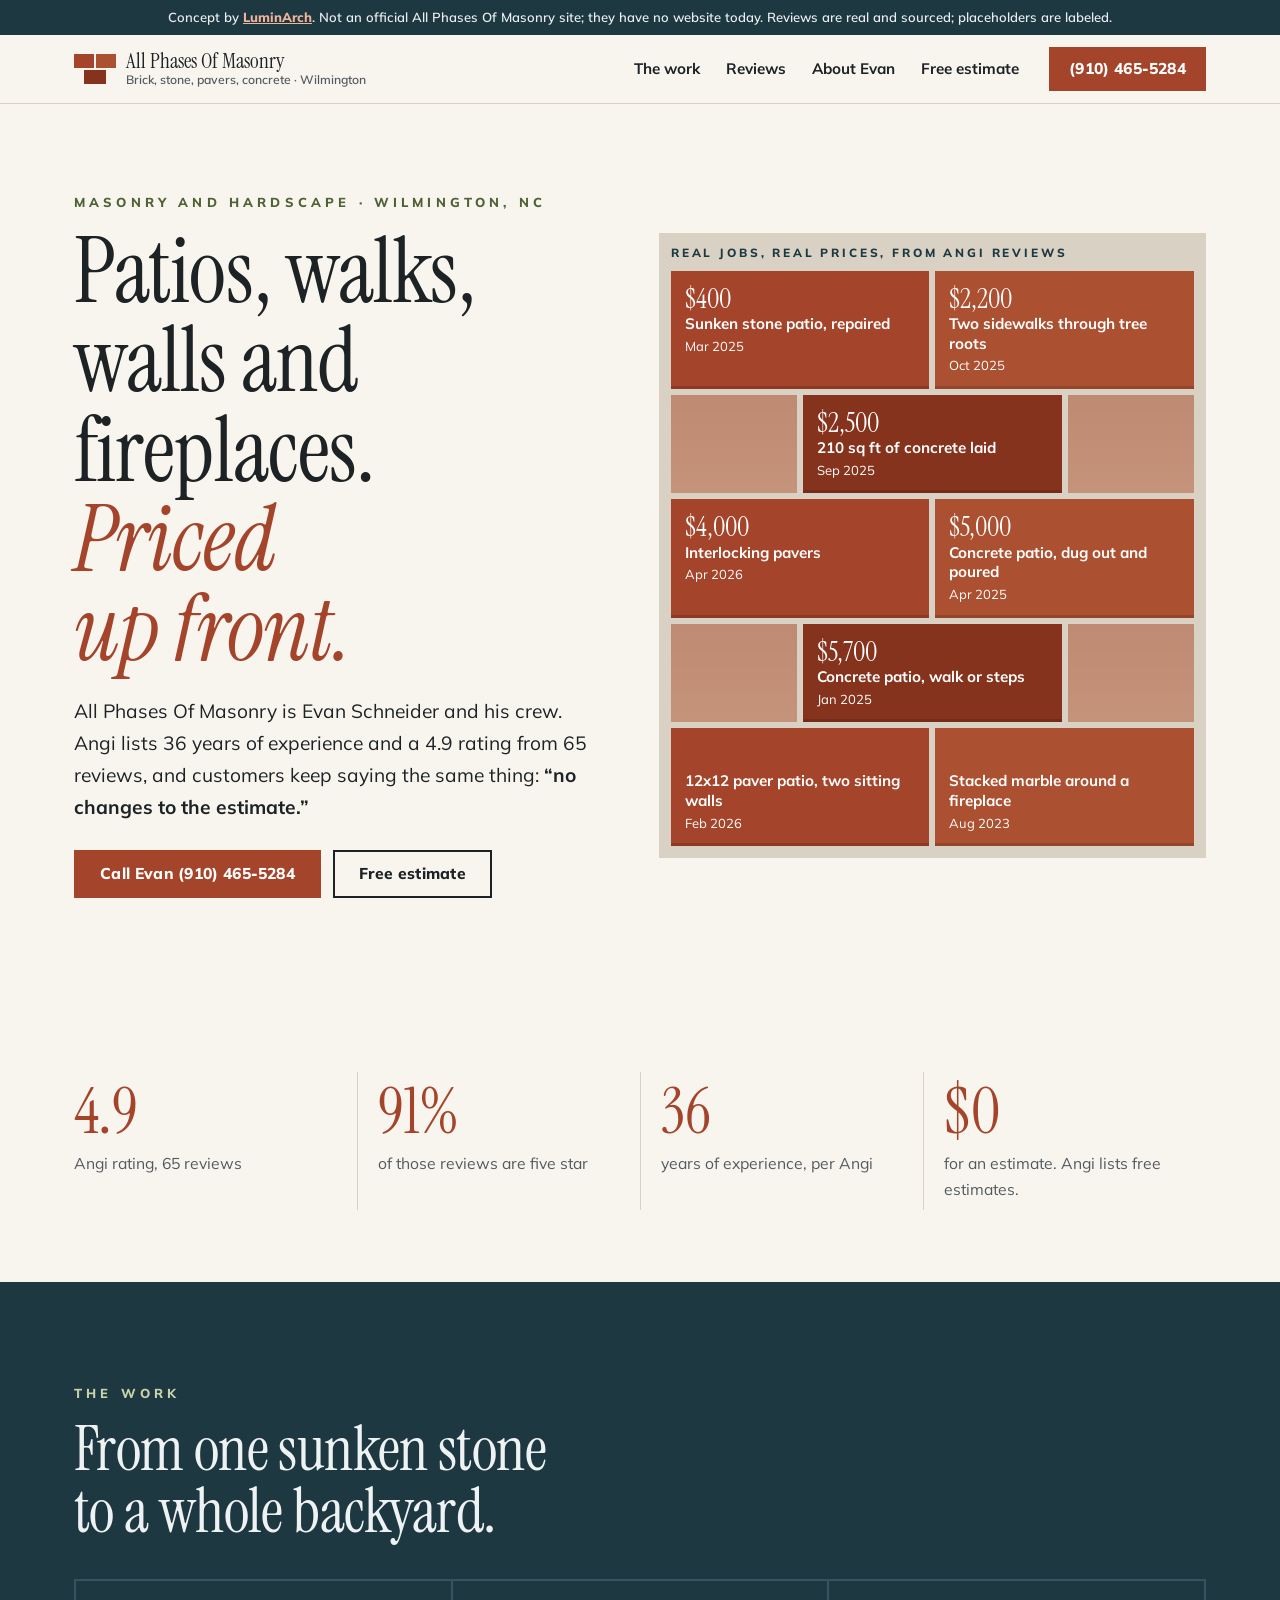
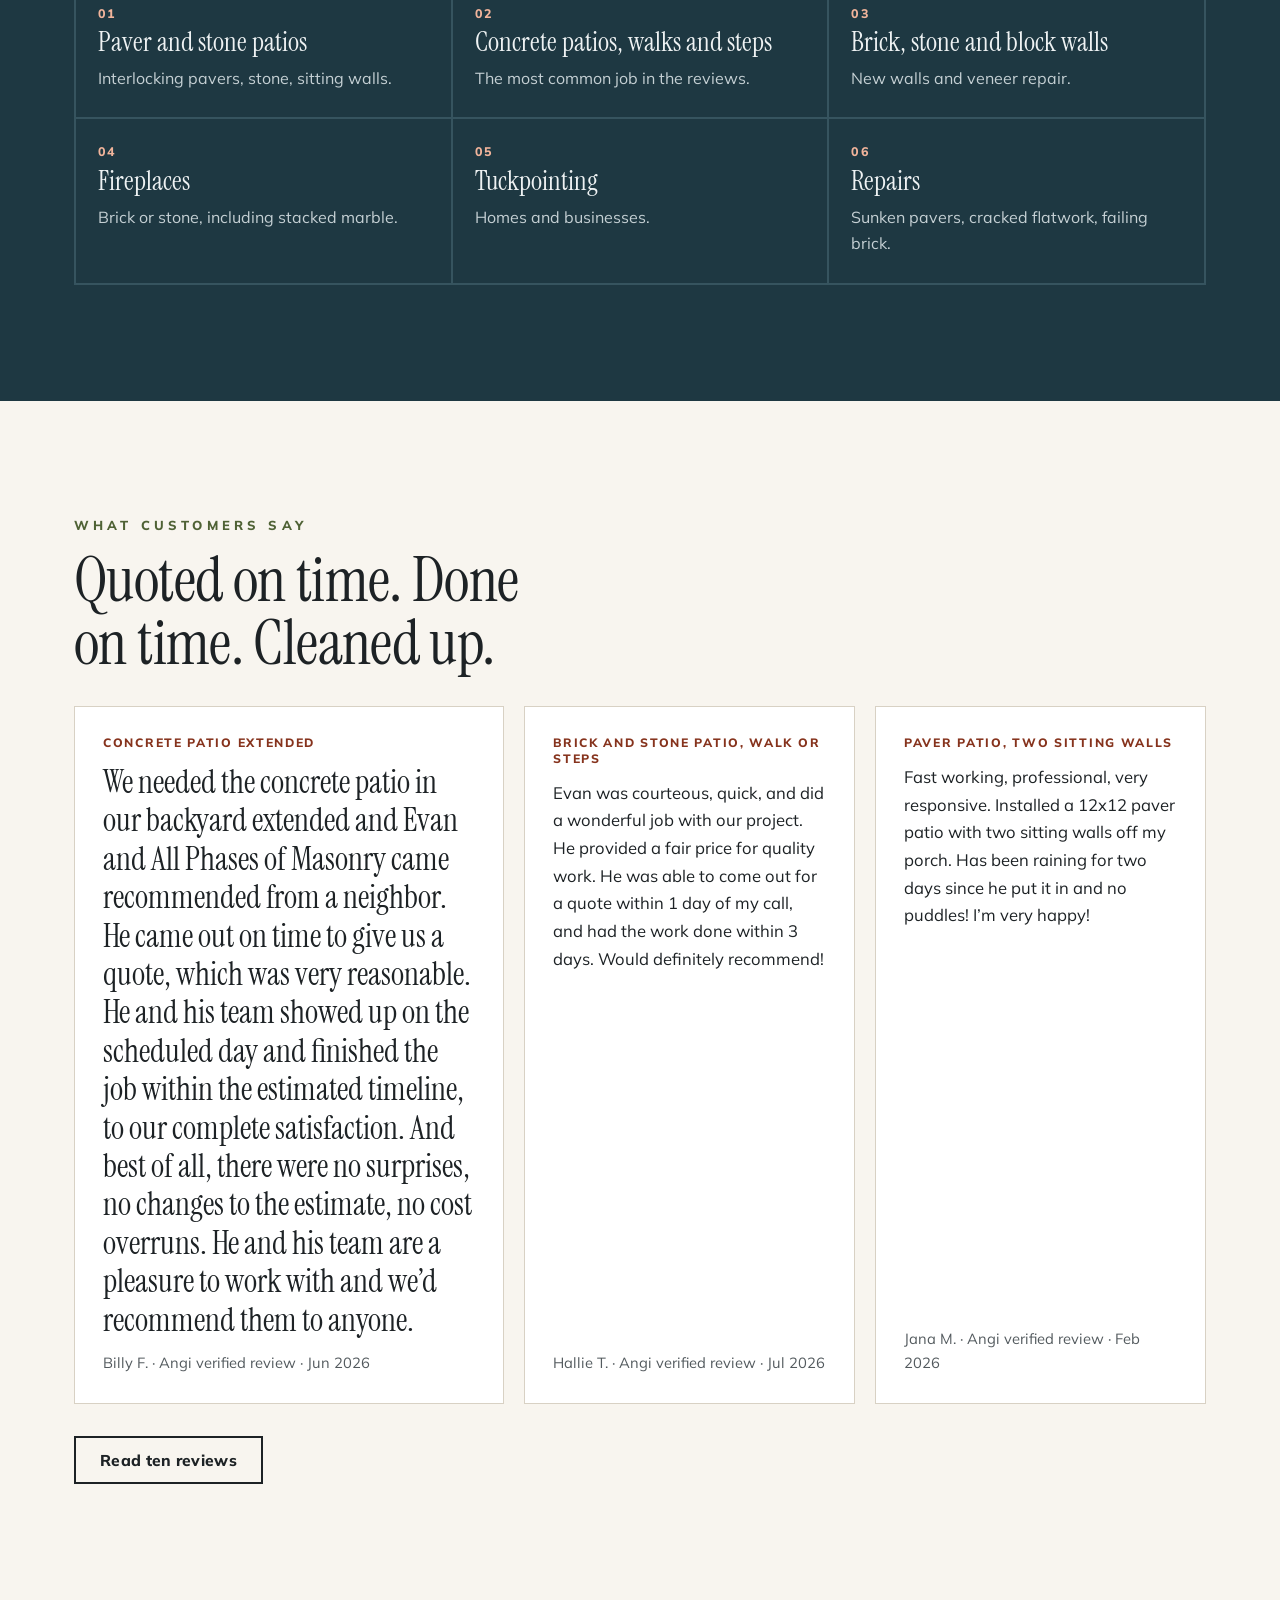
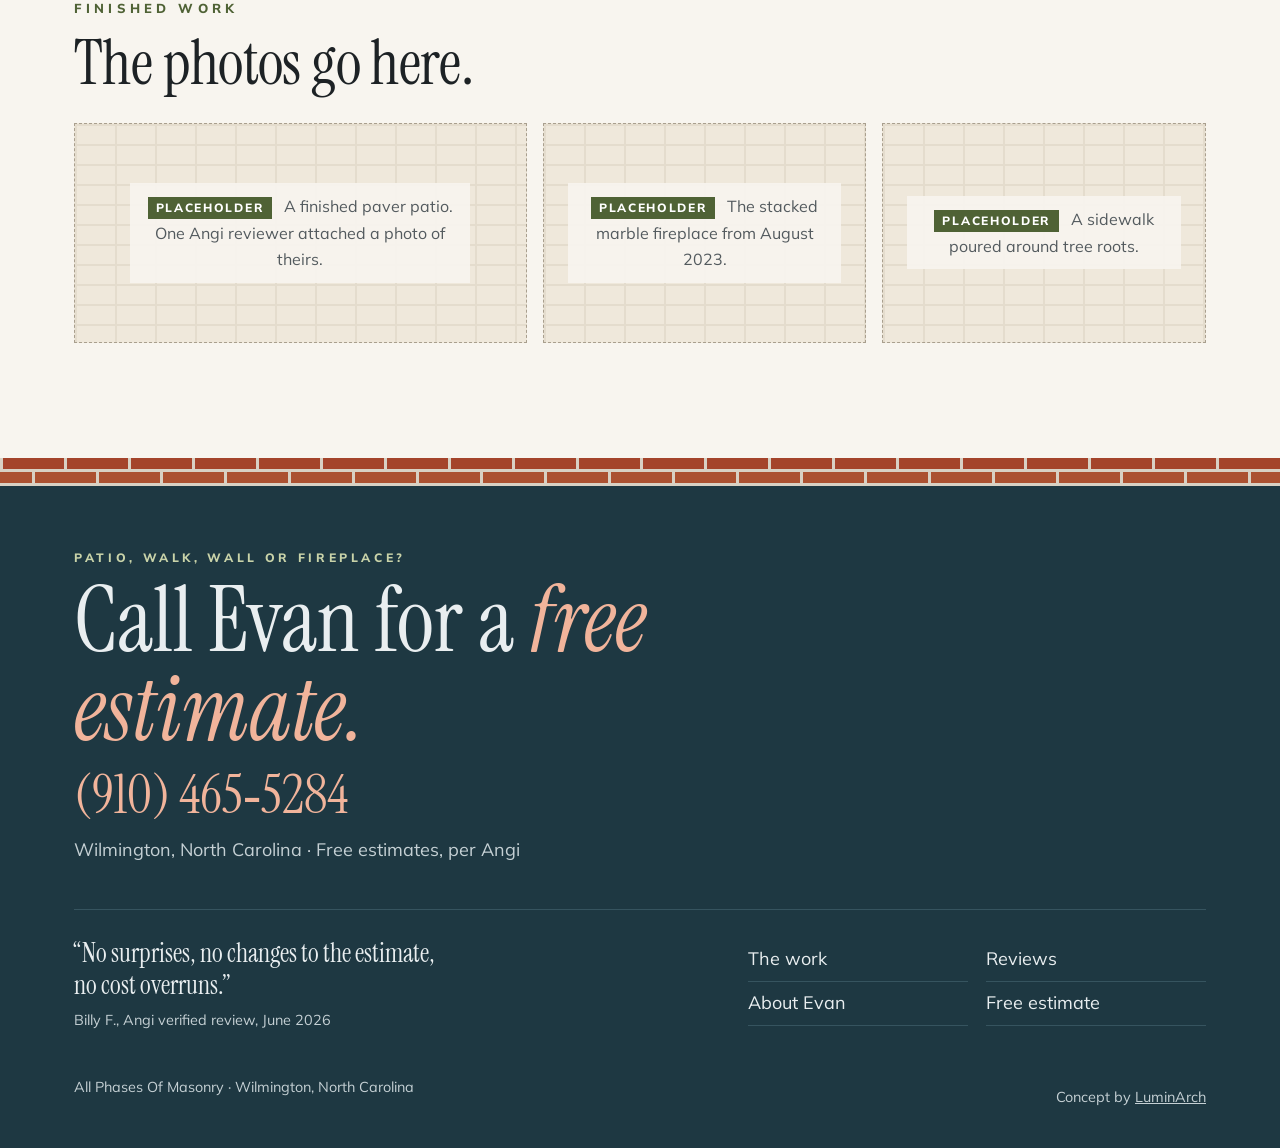
<file: index.html>
<!doctype html><html lang="en" class="no-js"><head><meta charset="utf-8"><meta name="viewport" content="width=device-width,initial-scale=1">
<title>All Phases Of Masonry | Brick, Pavers, Concrete, Wilmington</title><meta name="description" content="Evan Schneider and his crew build and repair brick, stone and paver patios, walks, walls and fireplaces in Wilmington, NC. 4.9 on Angi from 65 reviews."><link rel="canonical" href="https://all-phases-of-masonry-demo.vercel.app/">
<meta property="og:type" content="website"><meta property="og:site_name" content="All Phases Of Masonry (concept)"><meta property="og:title" content="All Phases Of Masonry | Brick, Pavers, Concrete, Wilmington"><meta property="og:description" content="Evan Schneider and his crew build and repair brick, stone and paver patios, walks, walls and fireplaces in Wilmington, NC. 4.9 on Angi from 65 reviews."><meta property="og:url" content="https://all-phases-of-masonry-demo.vercel.app/"><meta property="og:image" content="https://all-phases-of-masonry-demo.vercel.app/og.png">
<meta name="twitter:card" content="summary_large_image"><meta name="twitter:title" content="All Phases Of Masonry | Brick, Pavers, Concrete, Wilmington"><meta name="twitter:description" content="Evan Schneider and his crew build and repair brick, stone and paver patios, walks, walls and fireplaces in Wilmington, NC. 4.9 on Angi from 65 reviews."><meta name="twitter:image" content="https://all-phases-of-masonry-demo.vercel.app/og.png">
<meta name="robots" content="noindex, nofollow"><!-- concept demo, not for indexing -->
<meta name="theme-color" content="#f8f5ef">
<link rel="preload" as="font" type="font/woff2" href="fonts/instrument-serif-normal-400-latin.woff2" crossorigin>
<link rel="preload" as="font" type="font/woff2" href="fonts/mulish-normal-400-800-latin.woff2" crossorigin>
<link rel="stylesheet" href="css/design-system.css"><link rel="stylesheet" href="css/components.css"><link rel="stylesheet" href="css/pages.css">
<link rel="icon" href="data:image/svg+xml,%3Csvg xmlns='http://www.w3.org/2000/svg' viewBox='0 0 32 32'%3E%3Crect width='32' height='32' fill='%23d8d1c4'/%3E%3Crect x='1' y='3' width='14' height='12' fill='%23a4442b'/%3E%3Crect x='17' y='3' width='14' height='12' fill='%23c7714f'/%3E%3Crect x='8' y='17' width='16' height='12' fill='%2386331d'/%3E%3C/svg%3E">
<script>document.documentElement.classList.replace('no-js','js-ready')</script><script type="application/ld+json">[{"@context": "https://schema.org", "@type": "HomeAndConstructionBusiness", "name": "All Phases Of Masonry", "url": "https://all-phases-of-masonry-demo.vercel.app/", "telephone": "+1-910-465-5284", "founder": {"@type": "Person", "name": "Evan Schneider"}, "address": {"@type": "PostalAddress", "addressLocality": "Wilmington", "addressRegion": "NC", "postalCode": "28403", "addressCountry": "US"}, "areaServed": "Wilmington, NC", "aggregateRating": {"@type": "AggregateRating", "ratingValue": "4.9", "reviewCount": "65"}}, {"@context": "https://schema.org", "@type": "BreadcrumbList", "itemListElement": [{"@type": "ListItem", "position": 1, "name": "Home", "item": "https://all-phases-of-masonry-demo.vercel.app/"}]}]</script></head><body>
<a class="skip" href="#main">Skip to content</a>
<div class="demo-bar">Concept by <a href="https://luminarch.pro">LuminArch</a>. Not an official All Phases Of Masonry site; they have no website today. Reviews are real and sourced; placeholders are labeled.</div>
<header class="top"><div class="wrap nav"><a class="mark" href="index.html"><span class="mk" aria-hidden="true"><i></i><i></i><i></i></span><span><b>All Phases Of Masonry</b><small>Brick, stone, pavers, concrete &middot; Wilmington</small></span></a>
<button class="menu-btn" aria-expanded="false" aria-controls="menu">Menu</button><ul id="menu"><li><a href="services.html">The work</a></li><li><a href="reviews.html">Reviews</a></li><li><a href="about.html">About Evan</a></li><li><a href="contact.html">Free estimate</a></li></ul><a class="btn btn--brick btn--call" href="tel:+19104655284"><span class="cl-full">(910) 465&#8209;5284</span><span class="cl-short">Call Evan</span></a></div></header><main id="main">
<section class="hero"><div class="wrap hero-grid">
 <div class="hero-copy"><p class="kicker">Masonry and hardscape &middot; Wilmington, NC</p>
  <h1>Patios, walks, walls and fireplaces. <em>Priced up front.</em></h1>
  <p class="lede">All Phases Of Masonry is Evan Schneider and his crew. Angi lists 36 years of experience and a 4.9 rating from 65 reviews, and customers keep saying the same thing: <q>no changes to the estimate.</q></p>
  <div class="cta"><a class="btn btn--brick" href="tel:+19104655284">Call Evan (910) 465&#8209;5284</a><a class="btn btn--line" href="contact.html">Free estimate</a></div>
 </div>
 <figure class="wall" aria-labelledby="wall-h">
  <figcaption id="wall-h" class="wall-h">Real jobs, real prices, from Angi reviews</figcaption>
  <ul class="wall-list"><li class="bk bk--0"><b>$400</b><span>Sunken stone patio, repaired</span><time>Mar 2025</time></li><li class="bk bk--1"><b>$2,200</b><span>Two sidewalks through tree roots</span><time>Oct 2025</time></li><li class="bk-half" aria-hidden="true"></li><li class="bk bk--2"><b>$2,500</b><span>210 sq ft of concrete laid</span><time>Sep 2025</time></li><li class="bk-half" aria-hidden="true"></li><li class="bk bk--0"><b>$4,000</b><span>Interlocking pavers</span><time>Apr 2026</time></li><li class="bk bk--1"><b>$5,000</b><span>Concrete patio, dug out and poured</span><time>Apr 2025</time></li><li class="bk-half" aria-hidden="true"></li><li class="bk bk--2"><b>$5,700</b><span>Concrete patio, walk or steps</span><time>Jan 2025</time></li><li class="bk-half" aria-hidden="true"></li><li class="bk bk--0"><b>&nbsp;</b><span>12x12 paver patio, two sitting walls</span><time>Feb 2026</time></li><li class="bk bk--1"><b>&nbsp;</b><span>Stacked marble around a fireplace</span><time>Aug 2023</time></li></ul>
 </figure>
</div><span class="course course--hero" aria-hidden="true"></span></section>

<section class="stats wrap" aria-label="Angi record">
 <div class="stat rv"><b>4.9</b><span>Angi rating, 65 reviews</span></div>
 <div class="stat rv"><b>91%</b><span>of those reviews are five star</span></div>
 <div class="stat rv"><b>36</b><span>years of experience, per Angi</span></div>
 <div class="stat rv"><b>$0</b><span>for an estimate. Angi lists free estimates.</span></div>
</section>

<section class="kinds on-dark" aria-labelledby="kd-h"><div class="wrap">
 <div class="kinds-head rv"><p class="kicker">The work</p><h2 id="kd-h">From one sunken stone to a whole backyard.</h2></div>
 <div class="kinds-grid">
  <a class="kind rv" href="services.html#patios"><span class="kind-n">01</span><b>Paver and stone patios</b><span>Interlocking pavers, stone, sitting walls.</span></a>
  <a class="kind rv" href="services.html#concrete"><span class="kind-n">02</span><b>Concrete patios, walks and steps</b><span>The most common job in the reviews.</span></a>
  <a class="kind rv" href="services.html#walls"><span class="kind-n">03</span><b>Brick, stone and block walls</b><span>New walls and veneer repair.</span></a>
  <a class="kind rv" href="services.html#fireplaces"><span class="kind-n">04</span><b>Fireplaces</b><span>Brick or stone, including stacked marble.</span></a>
  <a class="kind rv" href="services.html#tuckpointing"><span class="kind-n">05</span><b>Tuckpointing</b><span>Homes and businesses.</span></a>
  <a class="kind rv" href="services.html#repair"><span class="kind-n">06</span><b>Repairs</b><span>Sunken pavers, cracked flatwork, failing brick.</span></a>
 </div>
</div><span class="course course--thin" aria-hidden="true"></span></section>

<section class="voices wrap" aria-labelledby="vo-h">
 <div class="rv"><p class="kicker">What customers say</p><h2 id="vo-h">Quoted on time. Done on time. Cleaned up.</h2></div>
 <div class="voices-grid"><figure class="rcard rv rcard--lead"><div class="rc-top"><span>Concrete patio extended</span></div><blockquote><p>We needed the concrete patio in our backyard extended and Evan and All Phases of Masonry came recommended from a neighbor. He came out on time to give us a quote, which was very reasonable. He and his team showed up on the scheduled day and finished the job within the estimated timeline, to our complete satisfaction. And best of all, there were no surprises, no changes to the estimate, no cost overruns. He and his team are a pleasure to work with and we&rsquo;d recommend them to anyone.</p></blockquote><figcaption>Billy F. &middot; Angi verified review &middot; <time datetime="2026-06">Jun 2026</time></figcaption></figure><figure class="rcard rv "><div class="rc-top"><span>Brick and stone patio, walk or steps</span></div><blockquote><p>Evan was courteous, quick, and did a wonderful job with our project. He provided a fair price for quality work. He was able to come out for a quote within 1 day of my call, and had the work done within 3 days. Would definitely recommend!</p></blockquote><figcaption>Hallie T. &middot; Angi verified review &middot; <time datetime="2026-07">Jul 2026</time></figcaption></figure><figure class="rcard rv "><div class="rc-top"><span>Paver patio, two sitting walls</span></div><blockquote><p>Fast working, professional, very responsive. Installed a 12x12 paver patio with two sitting walls off my porch. Has been raining for two days since he put it in and no puddles! I&rsquo;m very happy!</p></blockquote><figcaption>Jana M. &middot; Angi verified review &middot; <time datetime="2026-02">Feb 2026</time></figcaption></figure></div>
 <a class="btn btn--line rv" href="reviews.html">Read ten reviews</a>
</section>

<section class="photos wrap" aria-labelledby="ph-h">
 <div class="rv"><p class="kicker">Finished work</p><h2 id="ph-h">The photos go here.</h2></div>
 <div class="ph-grid">
  <div class="phbox rv"><p><span class="ph">Placeholder</span> A finished paver patio. One Angi reviewer attached a photo of theirs.</p></div>
  <div class="phbox rv"><p><span class="ph">Placeholder</span> The stacked marble fireplace from August 2023.</p></div>
  <div class="phbox rv"><p><span class="ph">Placeholder</span> A sidewalk poured around tree roots.</p></div>
 </div>
</section>
</main><footer class="site-foot"><span class="course " aria-hidden="true"></span><div class="wrap">
<div class="sign">
 <p class="sign-k">Patio, walk, wall or fireplace?</p>
 <p class="sign-h">Call Evan for a <em>free estimate.</em></p>
 <a class="sign-num" href="tel:+19104655284">(910) 465&#8209;5284</a>
 <p class="sign-sub">Wilmington, North Carolina &middot; Free estimates, per Angi</p>
</div>
<div class="foot-grid">
 <p class="foot-quote">&ldquo;No surprises, no changes to the estimate, no cost overruns.&rdquo;<span>Billy F., Angi verified review, June 2026</span></p>
 <nav aria-label="Footer"><a href="services.html">The work</a><a href="reviews.html">Reviews</a><a href="about.html">About Evan</a><a href="contact.html">Free estimate</a></nav>
</div>
<div class="foot-row"><span>All Phases Of Masonry &middot; Wilmington, North Carolina</span><span>Concept by <a href="https://luminarch.pro">LuminArch</a></span></div></div></footer>
<script src="js/main.js"></script></body></html>
</file>
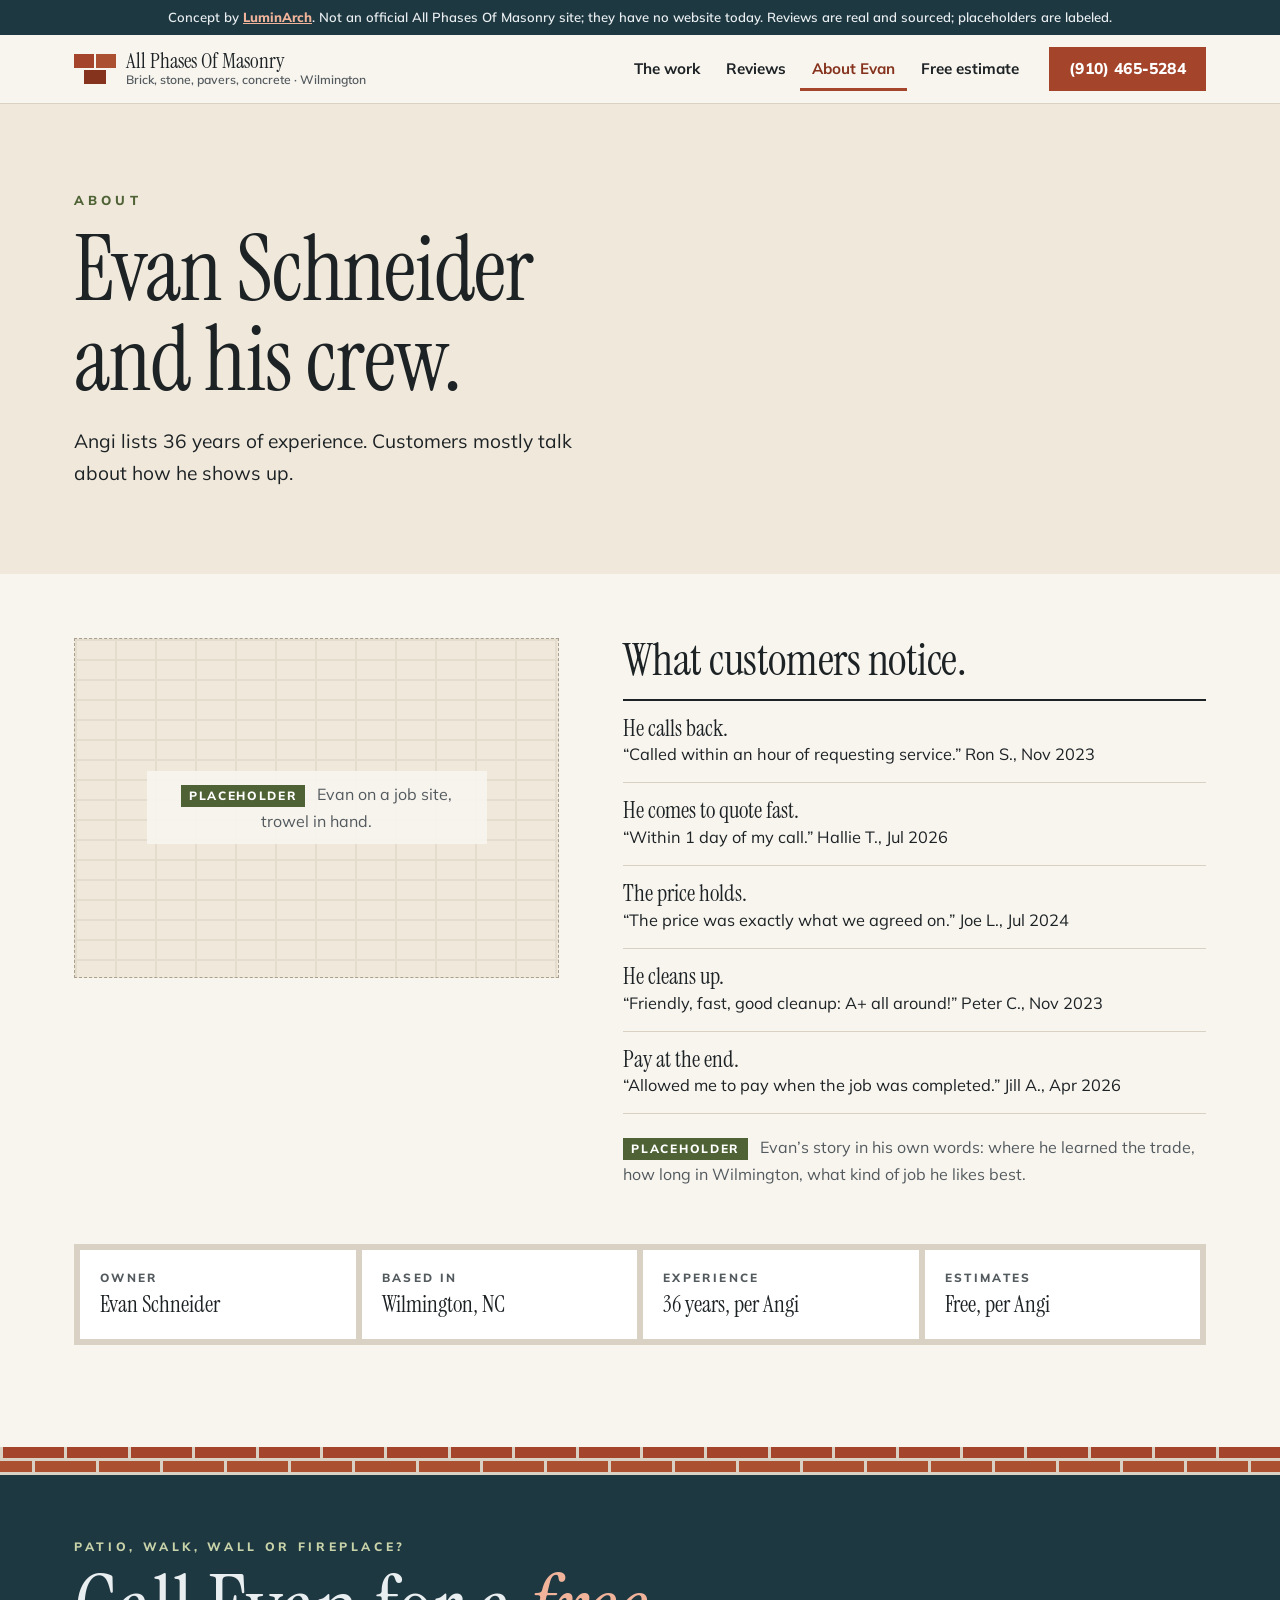
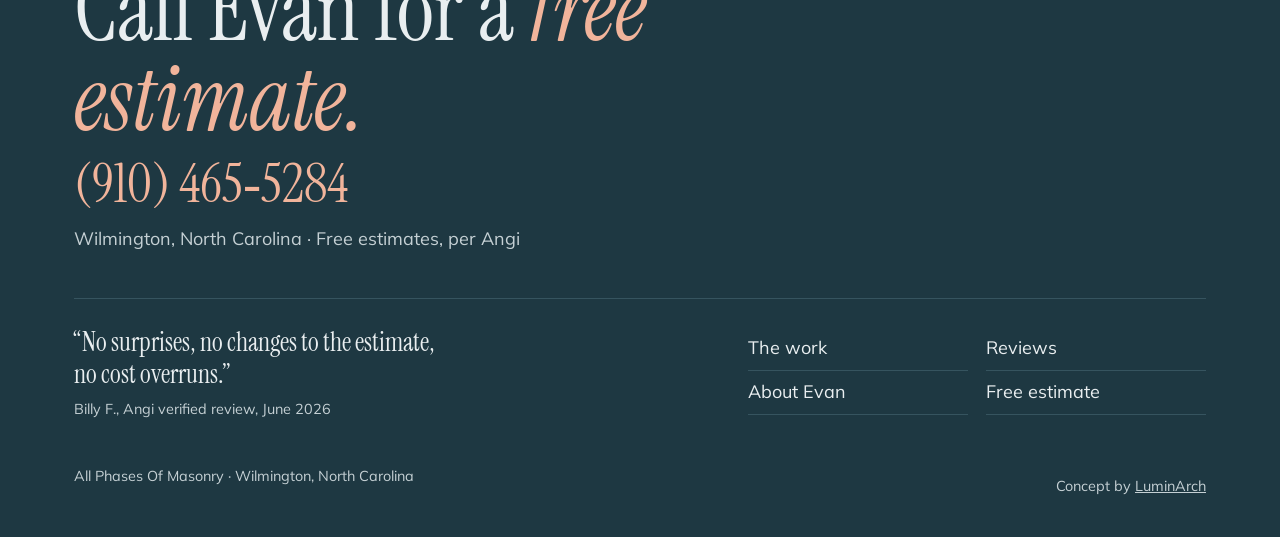
<file: about.html>
<!doctype html><html lang="en" class="no-js"><head><meta charset="utf-8"><meta name="viewport" content="width=device-width,initial-scale=1">
<title>About Evan Schneider | All Phases Of Masonry, Wilmington NC</title><meta name="description" content="All Phases Of Masonry is Evan Schneider and his crew in Wilmington, NC. Angi lists 36 years of experience, free estimates and a 4.9 rating from 65 reviews."><link rel="canonical" href="https://all-phases-of-masonry-demo.vercel.app/about.html">
<meta property="og:type" content="website"><meta property="og:site_name" content="All Phases Of Masonry (concept)"><meta property="og:title" content="About Evan Schneider | All Phases Of Masonry, Wilmington NC"><meta property="og:description" content="All Phases Of Masonry is Evan Schneider and his crew in Wilmington, NC. Angi lists 36 years of experience, free estimates and a 4.9 rating from 65 reviews."><meta property="og:url" content="https://all-phases-of-masonry-demo.vercel.app/about.html"><meta property="og:image" content="https://all-phases-of-masonry-demo.vercel.app/og.png">
<meta name="twitter:card" content="summary_large_image"><meta name="twitter:title" content="About Evan Schneider | All Phases Of Masonry, Wilmington NC"><meta name="twitter:description" content="All Phases Of Masonry is Evan Schneider and his crew in Wilmington, NC. Angi lists 36 years of experience, free estimates and a 4.9 rating from 65 reviews."><meta name="twitter:image" content="https://all-phases-of-masonry-demo.vercel.app/og.png">
<meta name="robots" content="noindex, nofollow"><!-- concept demo, not for indexing -->
<meta name="theme-color" content="#f8f5ef">
<link rel="preload" as="font" type="font/woff2" href="fonts/instrument-serif-normal-400-latin.woff2" crossorigin>
<link rel="preload" as="font" type="font/woff2" href="fonts/mulish-normal-400-800-latin.woff2" crossorigin>
<link rel="stylesheet" href="css/design-system.css"><link rel="stylesheet" href="css/components.css"><link rel="stylesheet" href="css/pages.css">
<link rel="icon" href="data:image/svg+xml,%3Csvg xmlns='http://www.w3.org/2000/svg' viewBox='0 0 32 32'%3E%3Crect width='32' height='32' fill='%23d8d1c4'/%3E%3Crect x='1' y='3' width='14' height='12' fill='%23a4442b'/%3E%3Crect x='17' y='3' width='14' height='12' fill='%23c7714f'/%3E%3Crect x='8' y='17' width='16' height='12' fill='%2386331d'/%3E%3C/svg%3E">
<script>document.documentElement.classList.replace('no-js','js-ready')</script><script type="application/ld+json">[{"@context": "https://schema.org", "@type": "HomeAndConstructionBusiness", "name": "All Phases Of Masonry", "url": "https://all-phases-of-masonry-demo.vercel.app/", "telephone": "+1-910-465-5284", "founder": {"@type": "Person", "name": "Evan Schneider"}, "address": {"@type": "PostalAddress", "addressLocality": "Wilmington", "addressRegion": "NC", "postalCode": "28403", "addressCountry": "US"}, "areaServed": "Wilmington, NC", "aggregateRating": {"@type": "AggregateRating", "ratingValue": "4.9", "reviewCount": "65"}}, {"@context": "https://schema.org", "@type": "BreadcrumbList", "itemListElement": [{"@type": "ListItem", "position": 1, "name": "Home", "item": "https://all-phases-of-masonry-demo.vercel.app/"}, {"@type": "ListItem", "position": 2, "name": "About Evan", "item": "https://all-phases-of-masonry-demo.vercel.app/about.html"}]}]</script></head><body>
<a class="skip" href="#main">Skip to content</a>
<div class="demo-bar">Concept by <a href="https://luminarch.pro">LuminArch</a>. Not an official All Phases Of Masonry site; they have no website today. Reviews are real and sourced; placeholders are labeled.</div>
<header class="top"><div class="wrap nav"><a class="mark" href="index.html"><span class="mk" aria-hidden="true"><i></i><i></i><i></i></span><span><b>All Phases Of Masonry</b><small>Brick, stone, pavers, concrete &middot; Wilmington</small></span></a>
<button class="menu-btn" aria-expanded="false" aria-controls="menu">Menu</button><ul id="menu"><li><a href="services.html">The work</a></li><li><a href="reviews.html">Reviews</a></li><li><a href="about.html" aria-current="page">About Evan</a></li><li><a href="contact.html">Free estimate</a></li></ul><a class="btn btn--brick btn--call" href="tel:+19104655284"><span class="cl-full">(910) 465&#8209;5284</span><span class="cl-short">Call Evan</span></a></div></header><main id="main">
<section class="sub"><div class="wrap"><p class="kicker">About</p><h1>Evan Schneider and his crew.</h1><p class="lede">Angi lists 36 years of experience. Customers mostly talk about how he shows up.</p></div><span class="course " aria-hidden="true"></span></section>
<section class="wrap about">
 <div class="phbox rv"><p><span class="ph">Placeholder</span> Evan on a job site, trowel in hand.</p></div>
 <div class="about-copy rv">
  <h2>What customers notice.</h2>
  <ul class="notice">
   <li><b>He calls back.</b> &ldquo;Called within an hour of requesting service.&rdquo; Ron S., Nov 2023</li>
   <li><b>He comes to quote fast.</b> &ldquo;Within 1 day of my call.&rdquo; Hallie T., Jul 2026</li>
   <li><b>The price holds.</b> &ldquo;The price was exactly what we agreed on.&rdquo; Joe L., Jul 2024</li>
   <li><b>He cleans up.</b> &ldquo;Friendly, fast, good cleanup: A+ all around!&rdquo; Peter C., Nov 2023</li>
   <li><b>Pay at the end.</b> &ldquo;Allowed me to pay when the job was completed.&rdquo; Jill A., Apr 2026</li>
  </ul>
  <p class="note"><span class="ph">Placeholder</span> Evan&rsquo;s story in his own words: where he learned the trade, how long in Wilmington, what kind of job he likes best.</p>
 </div>
</section>
<section class="wrap facts rv"><h2 class="sr">Company facts</h2><dl>
 <div><dt>Owner</dt><dd>Evan Schneider</dd></div>
 <div><dt>Based in</dt><dd>Wilmington, NC</dd></div>
 <div><dt>Experience</dt><dd>36 years, per Angi</dd></div>
 <div><dt>Estimates</dt><dd>Free, per Angi</dd></div>
</dl></section>
</main><footer class="site-foot"><span class="course " aria-hidden="true"></span><div class="wrap">
<div class="sign">
 <p class="sign-k">Patio, walk, wall or fireplace?</p>
 <p class="sign-h">Call Evan for a <em>free estimate.</em></p>
 <a class="sign-num" href="tel:+19104655284">(910) 465&#8209;5284</a>
 <p class="sign-sub">Wilmington, North Carolina &middot; Free estimates, per Angi</p>
</div>
<div class="foot-grid">
 <p class="foot-quote">&ldquo;No surprises, no changes to the estimate, no cost overruns.&rdquo;<span>Billy F., Angi verified review, June 2026</span></p>
 <nav aria-label="Footer"><a href="services.html">The work</a><a href="reviews.html">Reviews</a><a href="about.html">About Evan</a><a href="contact.html">Free estimate</a></nav>
</div>
<div class="foot-row"><span>All Phases Of Masonry &middot; Wilmington, North Carolina</span><span>Concept by <a href="https://luminarch.pro">LuminArch</a></span></div></div></footer>
<script src="js/main.js"></script></body></html>
</file>
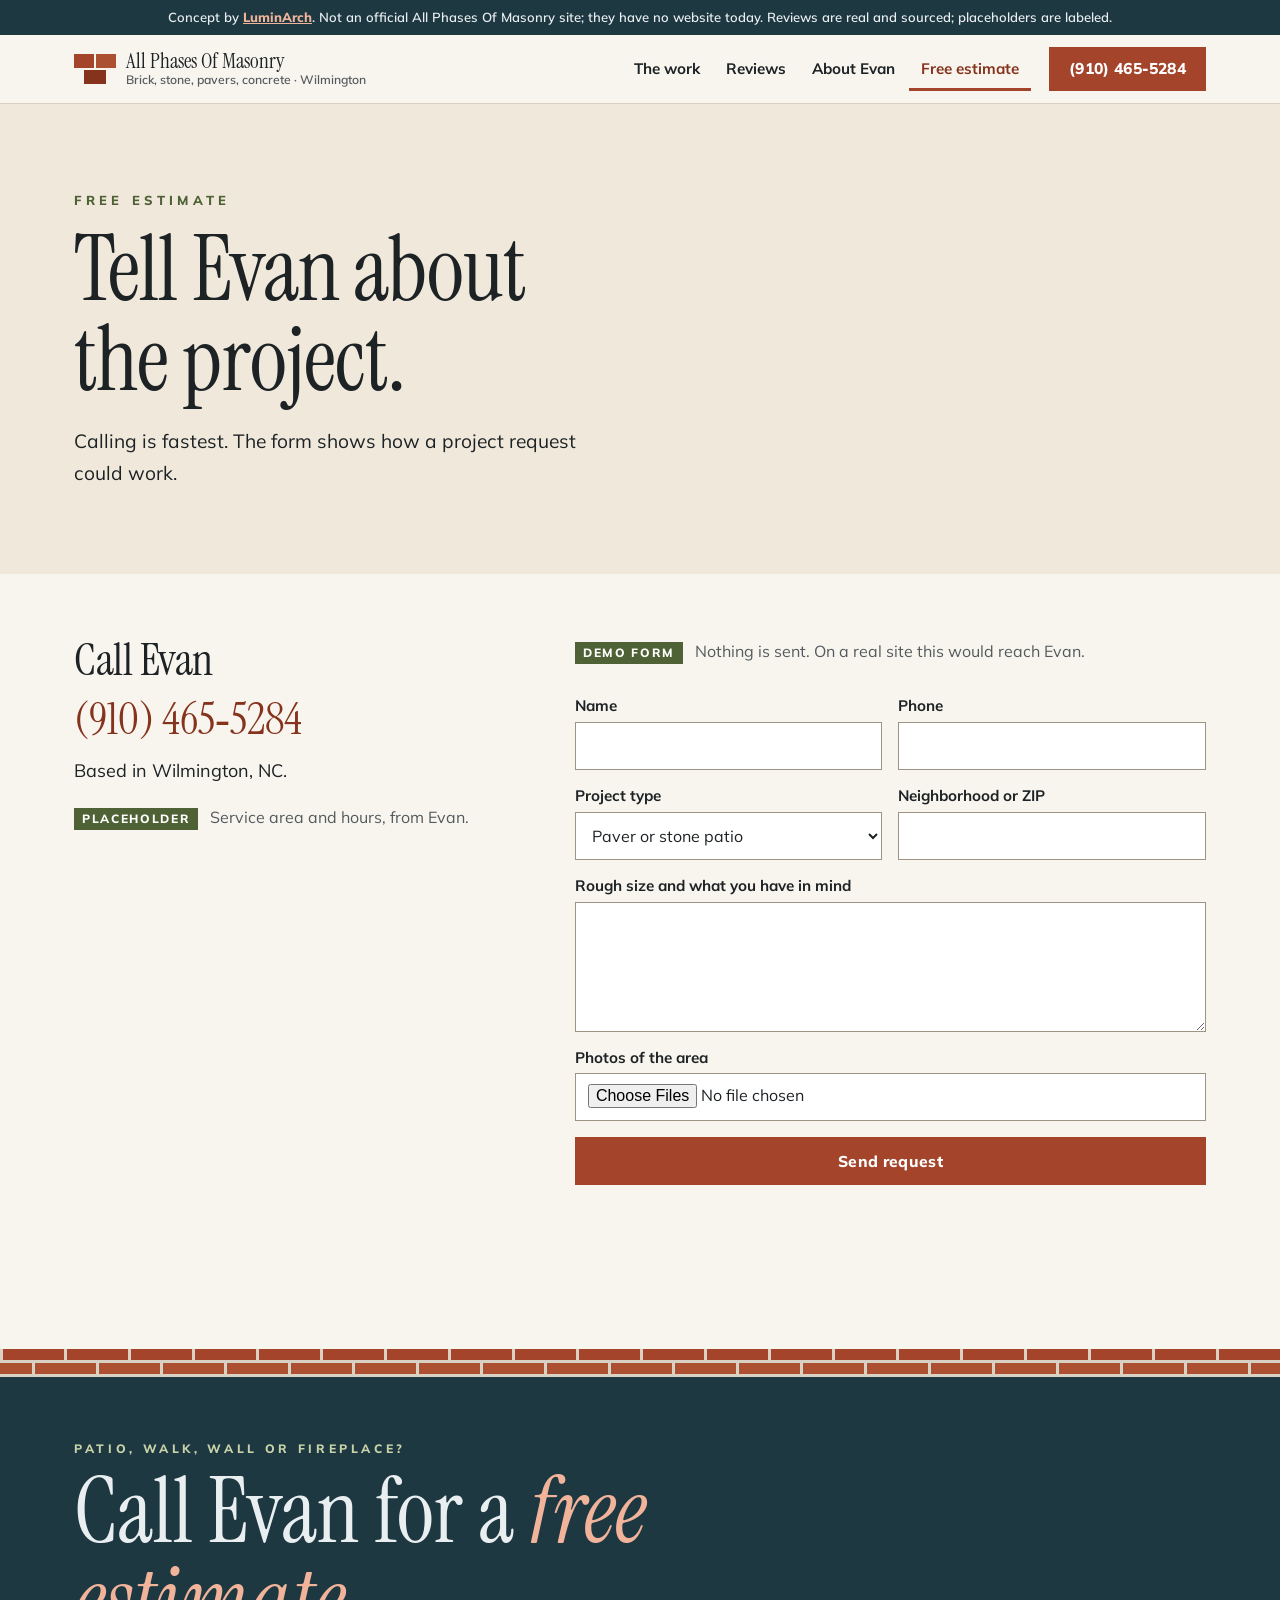
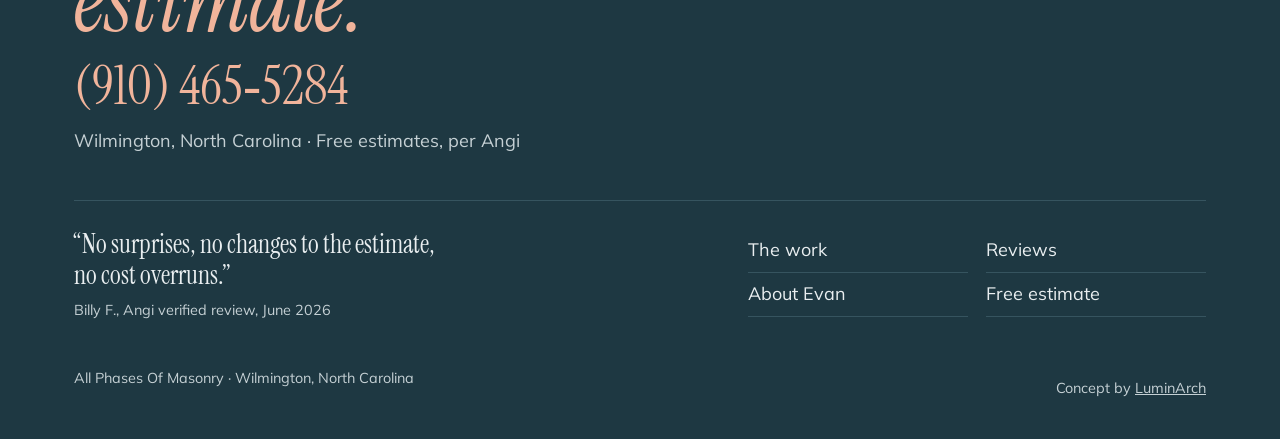
<file: contact.html>
<!doctype html><html lang="en" class="no-js"><head><meta charset="utf-8"><meta name="viewport" content="width=device-width,initial-scale=1">
<title>Free Masonry Estimate | All Phases Of Masonry, Wilmington NC</title><meta name="description" content="Ask All Phases Of Masonry for a free estimate on a patio, walk, wall, fireplace or repair. Call Evan Schneider at (910) 465-5284. Based in Wilmington, NC."><link rel="canonical" href="https://all-phases-of-masonry-demo.vercel.app/contact.html">
<meta property="og:type" content="website"><meta property="og:site_name" content="All Phases Of Masonry (concept)"><meta property="og:title" content="Free Masonry Estimate | All Phases Of Masonry, Wilmington NC"><meta property="og:description" content="Ask All Phases Of Masonry for a free estimate on a patio, walk, wall, fireplace or repair. Call Evan Schneider at (910) 465-5284. Based in Wilmington, NC."><meta property="og:url" content="https://all-phases-of-masonry-demo.vercel.app/contact.html"><meta property="og:image" content="https://all-phases-of-masonry-demo.vercel.app/og.png">
<meta name="twitter:card" content="summary_large_image"><meta name="twitter:title" content="Free Masonry Estimate | All Phases Of Masonry, Wilmington NC"><meta name="twitter:description" content="Ask All Phases Of Masonry for a free estimate on a patio, walk, wall, fireplace or repair. Call Evan Schneider at (910) 465-5284. Based in Wilmington, NC."><meta name="twitter:image" content="https://all-phases-of-masonry-demo.vercel.app/og.png">
<meta name="robots" content="noindex, nofollow"><!-- concept demo, not for indexing -->
<meta name="theme-color" content="#f8f5ef">
<link rel="preload" as="font" type="font/woff2" href="fonts/instrument-serif-normal-400-latin.woff2" crossorigin>
<link rel="preload" as="font" type="font/woff2" href="fonts/mulish-normal-400-800-latin.woff2" crossorigin>
<link rel="stylesheet" href="css/design-system.css"><link rel="stylesheet" href="css/components.css"><link rel="stylesheet" href="css/pages.css">
<link rel="icon" href="data:image/svg+xml,%3Csvg xmlns='http://www.w3.org/2000/svg' viewBox='0 0 32 32'%3E%3Crect width='32' height='32' fill='%23d8d1c4'/%3E%3Crect x='1' y='3' width='14' height='12' fill='%23a4442b'/%3E%3Crect x='17' y='3' width='14' height='12' fill='%23c7714f'/%3E%3Crect x='8' y='17' width='16' height='12' fill='%2386331d'/%3E%3C/svg%3E">
<script>document.documentElement.classList.replace('no-js','js-ready')</script><script type="application/ld+json">[{"@context": "https://schema.org", "@type": "HomeAndConstructionBusiness", "name": "All Phases Of Masonry", "url": "https://all-phases-of-masonry-demo.vercel.app/", "telephone": "+1-910-465-5284", "founder": {"@type": "Person", "name": "Evan Schneider"}, "address": {"@type": "PostalAddress", "addressLocality": "Wilmington", "addressRegion": "NC", "postalCode": "28403", "addressCountry": "US"}, "areaServed": "Wilmington, NC", "aggregateRating": {"@type": "AggregateRating", "ratingValue": "4.9", "reviewCount": "65"}}, {"@context": "https://schema.org", "@type": "BreadcrumbList", "itemListElement": [{"@type": "ListItem", "position": 1, "name": "Home", "item": "https://all-phases-of-masonry-demo.vercel.app/"}, {"@type": "ListItem", "position": 2, "name": "Free estimate", "item": "https://all-phases-of-masonry-demo.vercel.app/contact.html"}]}]</script></head><body>
<a class="skip" href="#main">Skip to content</a>
<div class="demo-bar">Concept by <a href="https://luminarch.pro">LuminArch</a>. Not an official All Phases Of Masonry site; they have no website today. Reviews are real and sourced; placeholders are labeled.</div>
<header class="top"><div class="wrap nav"><a class="mark" href="index.html"><span class="mk" aria-hidden="true"><i></i><i></i><i></i></span><span><b>All Phases Of Masonry</b><small>Brick, stone, pavers, concrete &middot; Wilmington</small></span></a>
<button class="menu-btn" aria-expanded="false" aria-controls="menu">Menu</button><ul id="menu"><li><a href="services.html">The work</a></li><li><a href="reviews.html">Reviews</a></li><li><a href="about.html">About Evan</a></li><li><a href="contact.html" aria-current="page">Free estimate</a></li></ul><a class="btn btn--brick btn--call" href="tel:+19104655284"><span class="cl-full">(910) 465&#8209;5284</span><span class="cl-short">Call Evan</span></a></div></header><main id="main">
<section class="sub"><div class="wrap"><p class="kicker">Free estimate</p><h1>Tell Evan about the project.</h1><p class="lede">Calling is fastest. The form shows how a project request could work.</p></div><span class="course " aria-hidden="true"></span></section>
<section class="wrap contact">
 <div class="c-info rv">
  <h2>Call Evan</h2>
  <a class="c-big" href="tel:+19104655284">(910) 465&#8209;5284</a>
  <p>Based in Wilmington, NC.</p>
  <p class="note"><span class="ph">Placeholder</span> Service area and hours, from Evan.</p>
 </div>
 <form id="qform" class="form rv" novalidate>
  <p class="note"><span class="ph">Demo form</span> Nothing is sent. On a real site this would reach Evan.</p>
  <fieldset><legend class="sr">Your project</legend>
   <div class="two"><label>Name<input name="n" autocomplete="name"></label><label>Phone<input name="p" type="tel" autocomplete="tel"></label></div>
   <div class="two"><label>Project type<select name="t"><option>Paver or stone patio</option><option>Concrete patio, walk or steps</option><option>Wall or veneer</option><option>Fireplace</option><option>Tuckpointing</option><option>Repair</option><option>Something else</option></select></label><label>Neighborhood or ZIP<input name="z" autocomplete="postal-code"></label></div>
   <label>Rough size and what you have in mind<textarea name="m"></textarea></label>
   <label>Photos of the area<input name="f" type="file" accept="image/*" multiple></label>
  </fieldset>
  <button class="btn btn--brick" type="submit">Send request</button>
  <p id="qmsg" role="status"></p>
 </form>
</section>
</main><footer class="site-foot"><span class="course " aria-hidden="true"></span><div class="wrap">
<div class="sign">
 <p class="sign-k">Patio, walk, wall or fireplace?</p>
 <p class="sign-h">Call Evan for a <em>free estimate.</em></p>
 <a class="sign-num" href="tel:+19104655284">(910) 465&#8209;5284</a>
 <p class="sign-sub">Wilmington, North Carolina &middot; Free estimates, per Angi</p>
</div>
<div class="foot-grid">
 <p class="foot-quote">&ldquo;No surprises, no changes to the estimate, no cost overruns.&rdquo;<span>Billy F., Angi verified review, June 2026</span></p>
 <nav aria-label="Footer"><a href="services.html">The work</a><a href="reviews.html">Reviews</a><a href="about.html">About Evan</a><a href="contact.html">Free estimate</a></nav>
</div>
<div class="foot-row"><span>All Phases Of Masonry &middot; Wilmington, North Carolina</span><span>Concept by <a href="https://luminarch.pro">LuminArch</a></span></div></div></footer>
<script src="js/main.js"></script></body></html>
</file>
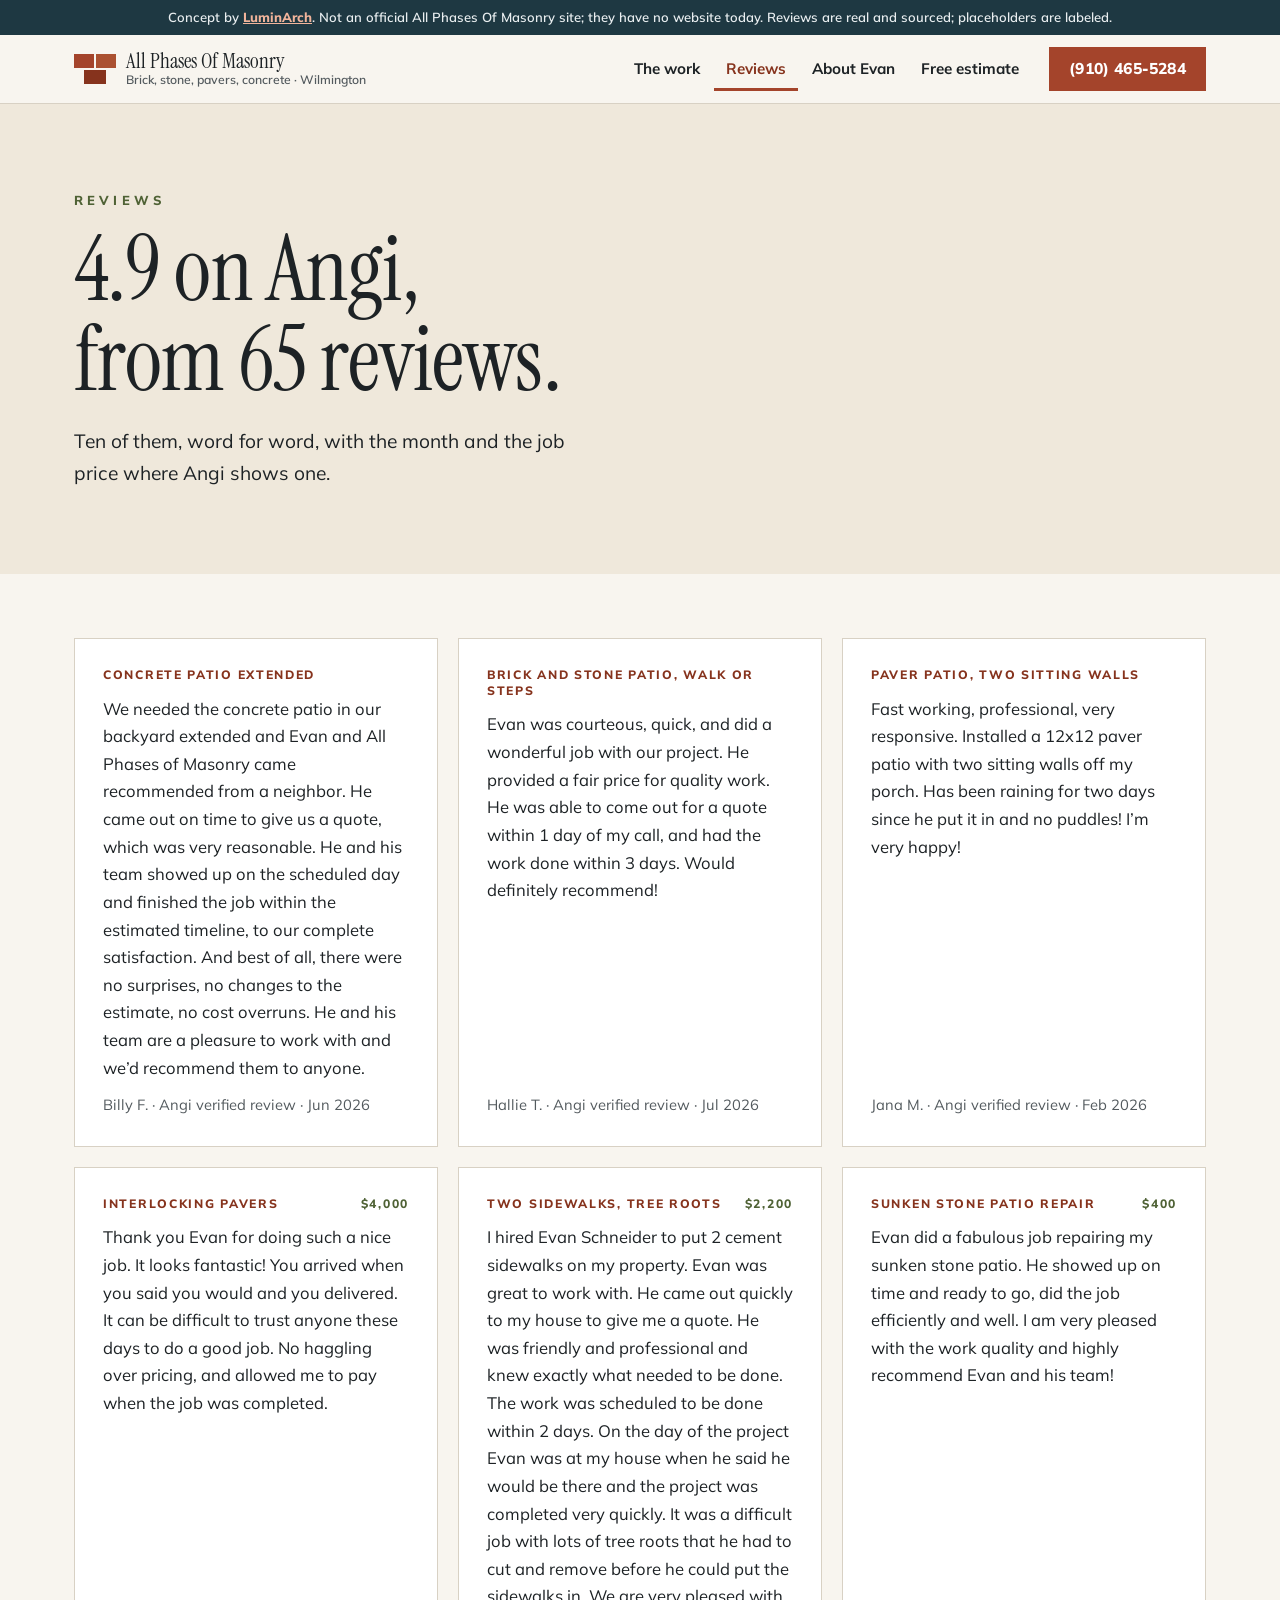
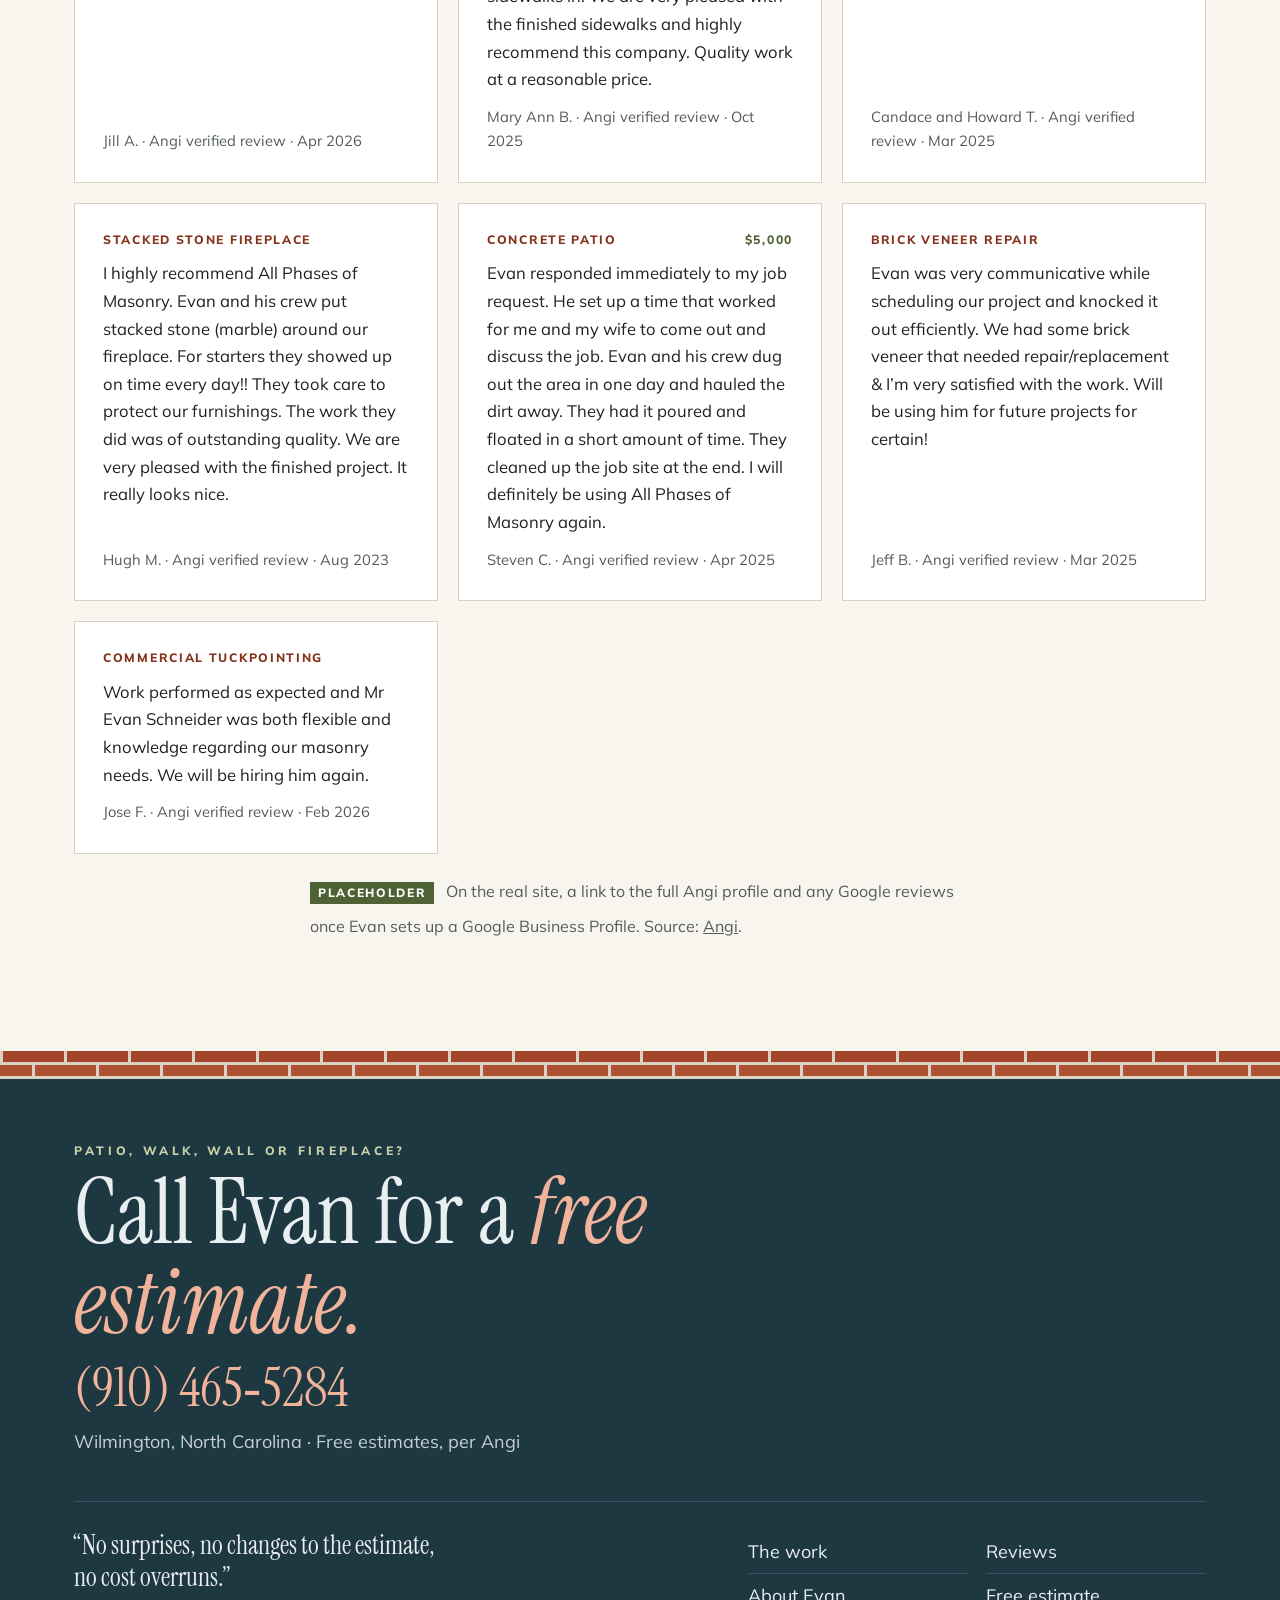
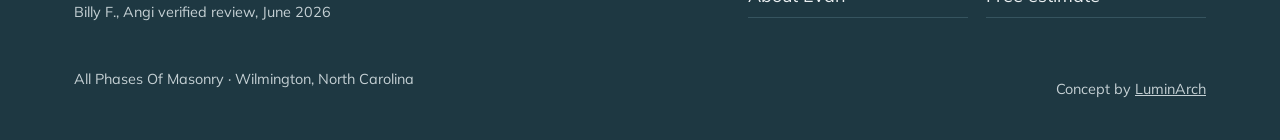
<file: reviews.html>
<!doctype html><html lang="en" class="no-js"><head><meta charset="utf-8"><meta name="viewport" content="width=device-width,initial-scale=1">
<title>Reviews | All Phases Of Masonry, Mason in Wilmington NC</title><meta name="description" content="Angi verified reviews for All Phases Of Masonry in Wilmington, NC, quoted word for word with dates and job prices. 4.9 from 65 reviews, 91 percent five star."><link rel="canonical" href="https://all-phases-of-masonry-demo.vercel.app/reviews.html">
<meta property="og:type" content="website"><meta property="og:site_name" content="All Phases Of Masonry (concept)"><meta property="og:title" content="Reviews | All Phases Of Masonry, Mason in Wilmington NC"><meta property="og:description" content="Angi verified reviews for All Phases Of Masonry in Wilmington, NC, quoted word for word with dates and job prices. 4.9 from 65 reviews, 91 percent five star."><meta property="og:url" content="https://all-phases-of-masonry-demo.vercel.app/reviews.html"><meta property="og:image" content="https://all-phases-of-masonry-demo.vercel.app/og.png">
<meta name="twitter:card" content="summary_large_image"><meta name="twitter:title" content="Reviews | All Phases Of Masonry, Mason in Wilmington NC"><meta name="twitter:description" content="Angi verified reviews for All Phases Of Masonry in Wilmington, NC, quoted word for word with dates and job prices. 4.9 from 65 reviews, 91 percent five star."><meta name="twitter:image" content="https://all-phases-of-masonry-demo.vercel.app/og.png">
<meta name="robots" content="noindex, nofollow"><!-- concept demo, not for indexing -->
<meta name="theme-color" content="#f8f5ef">
<link rel="preload" as="font" type="font/woff2" href="fonts/instrument-serif-normal-400-latin.woff2" crossorigin>
<link rel="preload" as="font" type="font/woff2" href="fonts/mulish-normal-400-800-latin.woff2" crossorigin>
<link rel="stylesheet" href="css/design-system.css"><link rel="stylesheet" href="css/components.css"><link rel="stylesheet" href="css/pages.css">
<link rel="icon" href="data:image/svg+xml,%3Csvg xmlns='http://www.w3.org/2000/svg' viewBox='0 0 32 32'%3E%3Crect width='32' height='32' fill='%23d8d1c4'/%3E%3Crect x='1' y='3' width='14' height='12' fill='%23a4442b'/%3E%3Crect x='17' y='3' width='14' height='12' fill='%23c7714f'/%3E%3Crect x='8' y='17' width='16' height='12' fill='%2386331d'/%3E%3C/svg%3E">
<script>document.documentElement.classList.replace('no-js','js-ready')</script><script type="application/ld+json">[{"@context": "https://schema.org", "@type": "HomeAndConstructionBusiness", "name": "All Phases Of Masonry", "url": "https://all-phases-of-masonry-demo.vercel.app/", "telephone": "+1-910-465-5284", "founder": {"@type": "Person", "name": "Evan Schneider"}, "address": {"@type": "PostalAddress", "addressLocality": "Wilmington", "addressRegion": "NC", "postalCode": "28403", "addressCountry": "US"}, "areaServed": "Wilmington, NC", "aggregateRating": {"@type": "AggregateRating", "ratingValue": "4.9", "reviewCount": "65"}}, {"@context": "https://schema.org", "@type": "BreadcrumbList", "itemListElement": [{"@type": "ListItem", "position": 1, "name": "Home", "item": "https://all-phases-of-masonry-demo.vercel.app/"}, {"@type": "ListItem", "position": 2, "name": "Reviews", "item": "https://all-phases-of-masonry-demo.vercel.app/reviews.html"}]}]</script></head><body>
<a class="skip" href="#main">Skip to content</a>
<div class="demo-bar">Concept by <a href="https://luminarch.pro">LuminArch</a>. Not an official All Phases Of Masonry site; they have no website today. Reviews are real and sourced; placeholders are labeled.</div>
<header class="top"><div class="wrap nav"><a class="mark" href="index.html"><span class="mk" aria-hidden="true"><i></i><i></i><i></i></span><span><b>All Phases Of Masonry</b><small>Brick, stone, pavers, concrete &middot; Wilmington</small></span></a>
<button class="menu-btn" aria-expanded="false" aria-controls="menu">Menu</button><ul id="menu"><li><a href="services.html">The work</a></li><li><a href="reviews.html" aria-current="page">Reviews</a></li><li><a href="about.html">About Evan</a></li><li><a href="contact.html">Free estimate</a></li></ul><a class="btn btn--brick btn--call" href="tel:+19104655284"><span class="cl-full">(910) 465&#8209;5284</span><span class="cl-short">Call Evan</span></a></div></header><main id="main">
<section class="sub"><div class="wrap"><p class="kicker">Reviews</p><h1>4.9 on Angi, from 65 reviews.</h1><p class="lede">Ten of them, word for word, with the month and the job price where Angi shows one.</p></div><span class="course " aria-hidden="true"></span></section>
<section class="wrap rv-list"><figure class="rcard rv "><div class="rc-top"><span>Concrete patio extended</span></div><blockquote><p>We needed the concrete patio in our backyard extended and Evan and All Phases of Masonry came recommended from a neighbor. He came out on time to give us a quote, which was very reasonable. He and his team showed up on the scheduled day and finished the job within the estimated timeline, to our complete satisfaction. And best of all, there were no surprises, no changes to the estimate, no cost overruns. He and his team are a pleasure to work with and we&rsquo;d recommend them to anyone.</p></blockquote><figcaption>Billy F. &middot; Angi verified review &middot; <time datetime="2026-06">Jun 2026</time></figcaption></figure><figure class="rcard rv "><div class="rc-top"><span>Brick and stone patio, walk or steps</span></div><blockquote><p>Evan was courteous, quick, and did a wonderful job with our project. He provided a fair price for quality work. He was able to come out for a quote within 1 day of my call, and had the work done within 3 days. Would definitely recommend!</p></blockquote><figcaption>Hallie T. &middot; Angi verified review &middot; <time datetime="2026-07">Jul 2026</time></figcaption></figure><figure class="rcard rv "><div class="rc-top"><span>Paver patio, two sitting walls</span></div><blockquote><p>Fast working, professional, very responsive. Installed a 12x12 paver patio with two sitting walls off my porch. Has been raining for two days since he put it in and no puddles! I&rsquo;m very happy!</p></blockquote><figcaption>Jana M. &middot; Angi verified review &middot; <time datetime="2026-02">Feb 2026</time></figcaption></figure><figure class="rcard rv "><div class="rc-top"><span>Interlocking pavers</span><span class="rc-price">$4,000</span></div><blockquote><p>Thank you Evan for doing such a nice job. It looks fantastic! You arrived when you said you would and you delivered. It can be difficult to trust anyone these days to do a good job. No haggling over pricing, and allowed me to pay when the job was completed.</p></blockquote><figcaption>Jill A. &middot; Angi verified review &middot; <time datetime="2026-04">Apr 2026</time></figcaption></figure><figure class="rcard rv "><div class="rc-top"><span>Two sidewalks, tree roots</span><span class="rc-price">$2,200</span></div><blockquote><p>I hired Evan Schneider to put 2 cement sidewalks on my property. Evan was great to work with. He came out quickly to my house to give me a quote. He was friendly and professional and knew exactly what needed to be done. The work was scheduled to be done within 2 days. On the day of the project Evan was at my house when he said he would be there and the project was completed very quickly. It was a difficult job with lots of tree roots that he had to cut and remove before he could put the sidewalks in. We are very pleased with the finished sidewalks and highly recommend this company. Quality work at a reasonable price.</p></blockquote><figcaption>Mary Ann B. &middot; Angi verified review &middot; <time datetime="2025-10">Oct 2025</time></figcaption></figure><figure class="rcard rv "><div class="rc-top"><span>Sunken stone patio repair</span><span class="rc-price">$400</span></div><blockquote><p>Evan did a fabulous job repairing my sunken stone patio. He showed up on time and ready to go, did the job efficiently and well. I am very pleased with the work quality and highly recommend Evan and his team!</p></blockquote><figcaption>Candace and Howard T. &middot; Angi verified review &middot; <time datetime="2025-03">Mar 2025</time></figcaption></figure><figure class="rcard rv "><div class="rc-top"><span>Stacked stone fireplace</span></div><blockquote><p>I highly recommend All Phases of Masonry. Evan and his crew put stacked stone (marble) around our fireplace. For starters they showed up on time every day!! They took care to protect our furnishings. The work they did was of outstanding quality. We are very pleased with the finished project. It really looks nice.</p></blockquote><figcaption>Hugh M. &middot; Angi verified review &middot; <time datetime="2023-08">Aug 2023</time></figcaption></figure><figure class="rcard rv "><div class="rc-top"><span>Concrete patio</span><span class="rc-price">$5,000</span></div><blockquote><p>Evan responded immediately to my job request. He set up a time that worked for me and my wife to come out and discuss the job. Evan and his crew dug out the area in one day and hauled the dirt away. They had it poured and floated in a short amount of time. They cleaned up the job site at the end. I will definitely be using All Phases of Masonry again.</p></blockquote><figcaption>Steven C. &middot; Angi verified review &middot; <time datetime="2025-04">Apr 2025</time></figcaption></figure><figure class="rcard rv "><div class="rc-top"><span>Brick veneer repair</span></div><blockquote><p>Evan was very communicative while scheduling our project and knocked it out efficiently. We had some brick veneer that needed repair/replacement &amp; I&rsquo;m very satisfied with the work. Will be using him for future projects for certain!</p></blockquote><figcaption>Jeff B. &middot; Angi verified review &middot; <time datetime="2025-03">Mar 2025</time></figcaption></figure><figure class="rcard rv "><div class="rc-top"><span>Commercial tuckpointing</span></div><blockquote><p>Work performed as expected and Mr Evan Schneider was both flexible and knowledge regarding our masonry needs. We will be hiring him again.</p></blockquote><figcaption>Jose F. &middot; Angi verified review &middot; <time datetime="2026-02">Feb 2026</time></figcaption></figure></section>
<section class="wrap"><p class="note rv"><span class="ph">Placeholder</span> On the real site, a link to the full Angi profile and any Google reviews once Evan sets up a Google Business Profile. Source: <a href="https://www.angi.com/companylist/us/nc/wilmington/all-phases-of-masonry-reviews-1.htm" rel="noopener">Angi</a>.</p></section>
</main><footer class="site-foot"><span class="course " aria-hidden="true"></span><div class="wrap">
<div class="sign">
 <p class="sign-k">Patio, walk, wall or fireplace?</p>
 <p class="sign-h">Call Evan for a <em>free estimate.</em></p>
 <a class="sign-num" href="tel:+19104655284">(910) 465&#8209;5284</a>
 <p class="sign-sub">Wilmington, North Carolina &middot; Free estimates, per Angi</p>
</div>
<div class="foot-grid">
 <p class="foot-quote">&ldquo;No surprises, no changes to the estimate, no cost overruns.&rdquo;<span>Billy F., Angi verified review, June 2026</span></p>
 <nav aria-label="Footer"><a href="services.html">The work</a><a href="reviews.html">Reviews</a><a href="about.html">About Evan</a><a href="contact.html">Free estimate</a></nav>
</div>
<div class="foot-row"><span>All Phases Of Masonry &middot; Wilmington, North Carolina</span><span>Concept by <a href="https://luminarch.pro">LuminArch</a></span></div></div></footer>
<script src="js/main.js"></script></body></html>
</file>
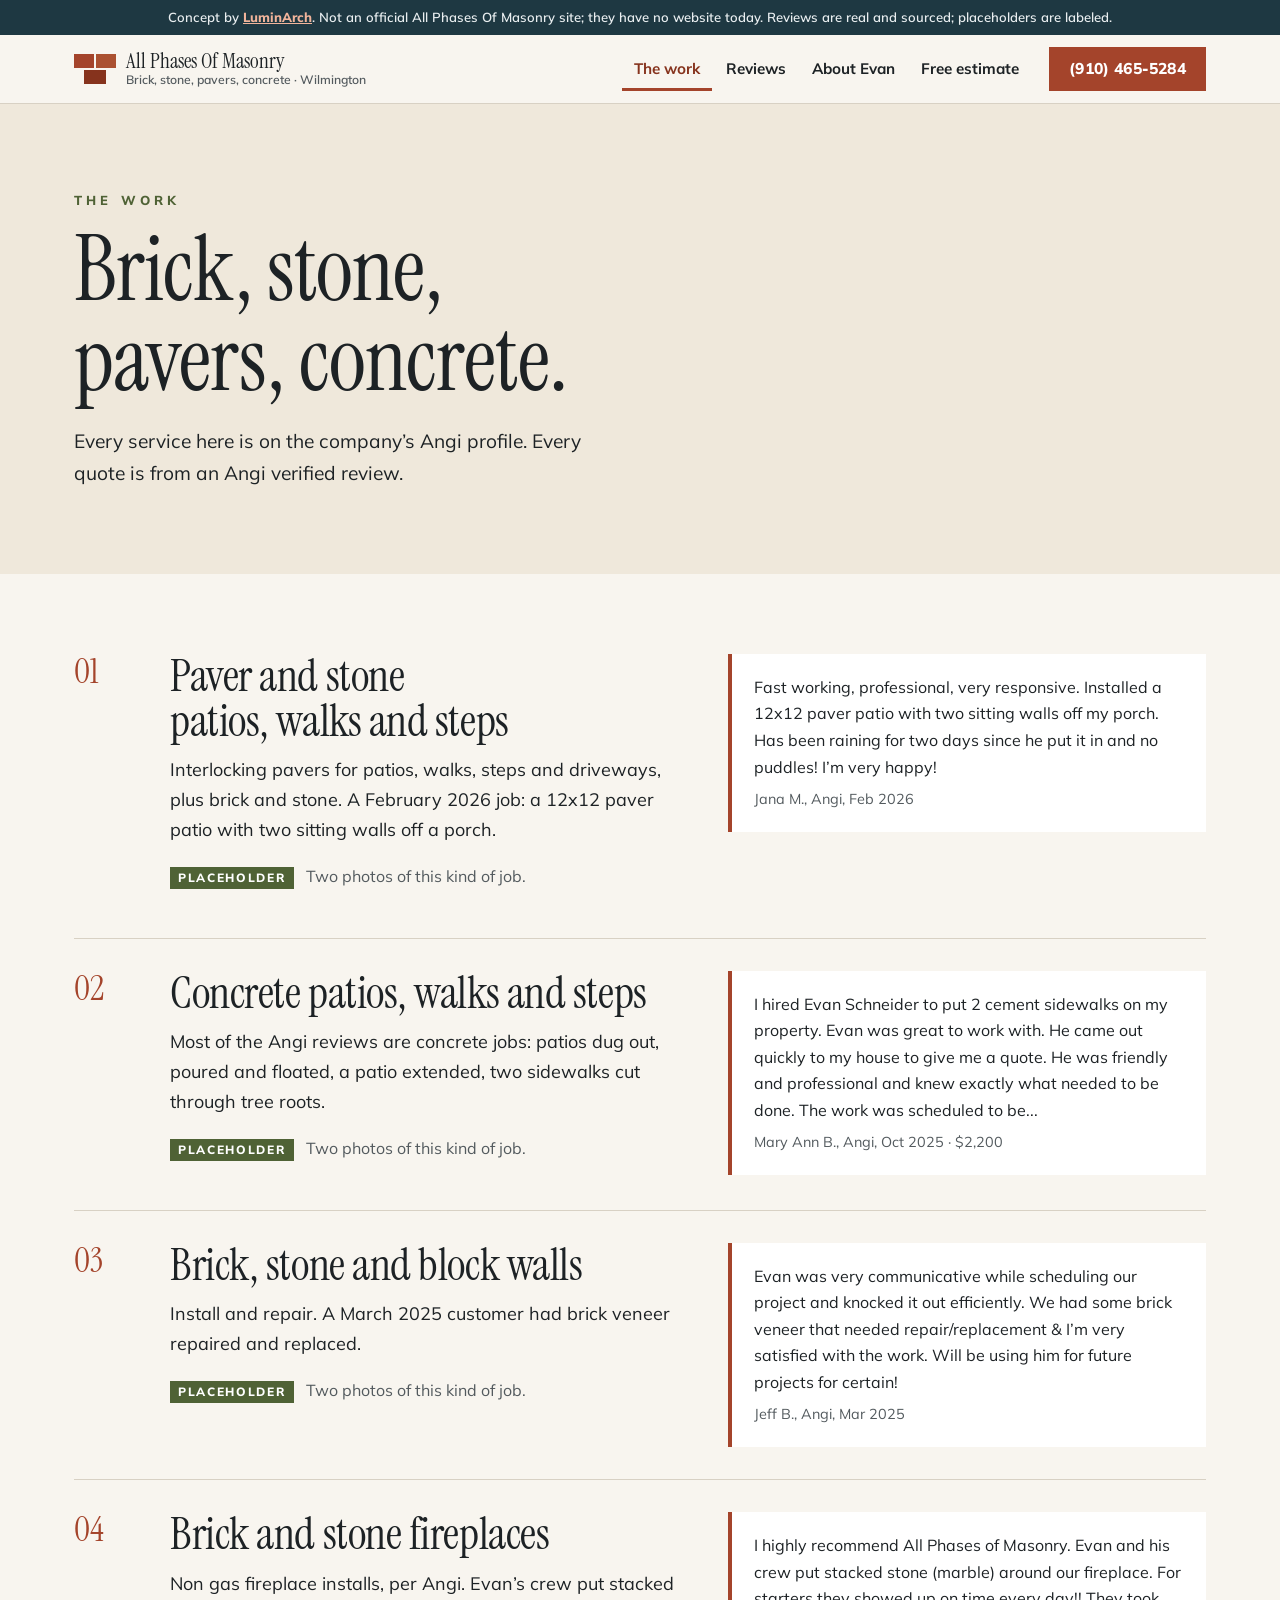
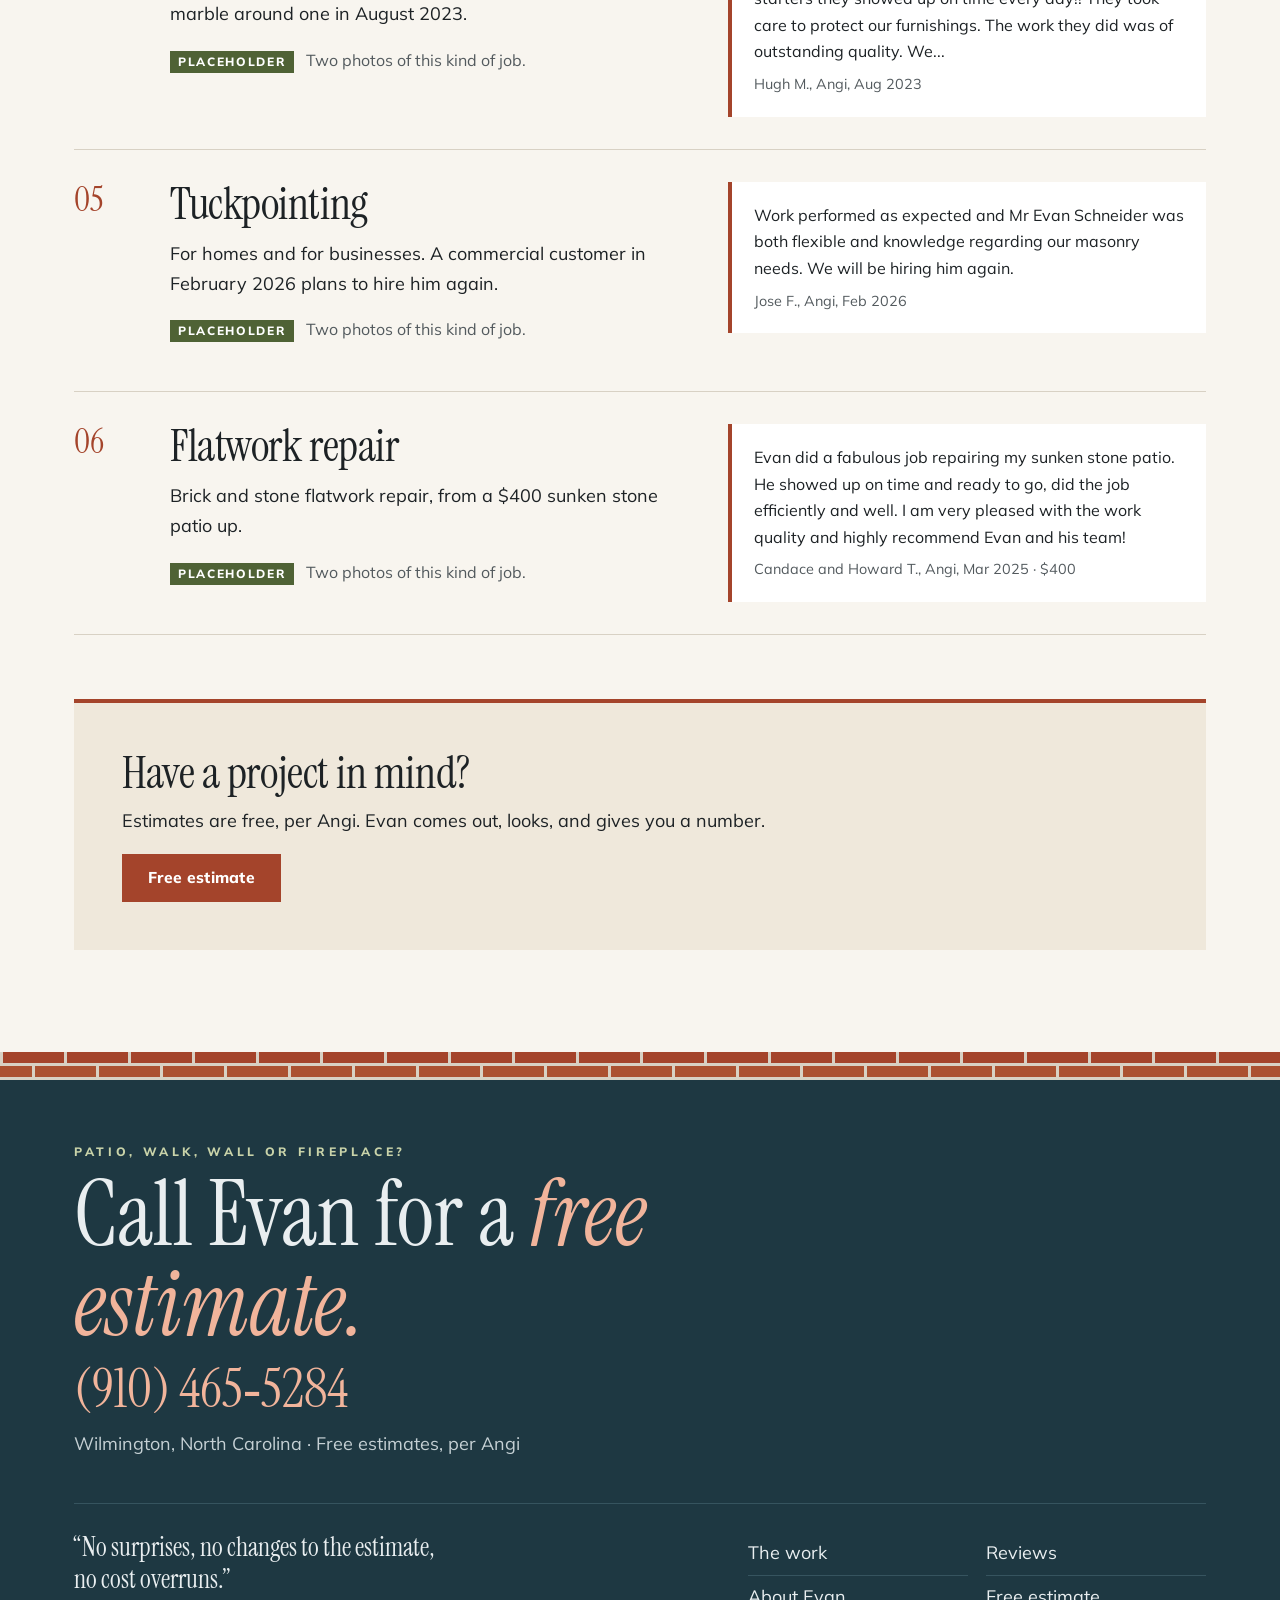
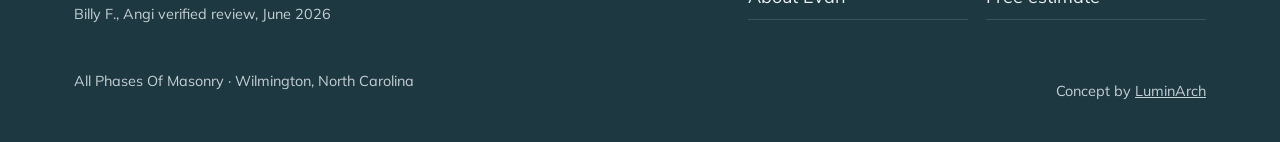
<file: services.html>
<!doctype html><html lang="en" class="no-js"><head><meta charset="utf-8"><meta name="viewport" content="width=device-width,initial-scale=1">
<title>Patios, Walls, Fireplaces, Tuckpointing | All Phases Masonry</title><meta name="description" content="Paver and stone patios, concrete walks and steps, brick and block walls, fireplaces, tuckpointing and repairs by All Phases Of Masonry in Wilmington, NC."><link rel="canonical" href="https://all-phases-of-masonry-demo.vercel.app/services.html">
<meta property="og:type" content="website"><meta property="og:site_name" content="All Phases Of Masonry (concept)"><meta property="og:title" content="Patios, Walls, Fireplaces, Tuckpointing | All Phases Masonry"><meta property="og:description" content="Paver and stone patios, concrete walks and steps, brick and block walls, fireplaces, tuckpointing and repairs by All Phases Of Masonry in Wilmington, NC."><meta property="og:url" content="https://all-phases-of-masonry-demo.vercel.app/services.html"><meta property="og:image" content="https://all-phases-of-masonry-demo.vercel.app/og.png">
<meta name="twitter:card" content="summary_large_image"><meta name="twitter:title" content="Patios, Walls, Fireplaces, Tuckpointing | All Phases Masonry"><meta name="twitter:description" content="Paver and stone patios, concrete walks and steps, brick and block walls, fireplaces, tuckpointing and repairs by All Phases Of Masonry in Wilmington, NC."><meta name="twitter:image" content="https://all-phases-of-masonry-demo.vercel.app/og.png">
<meta name="robots" content="noindex, nofollow"><!-- concept demo, not for indexing -->
<meta name="theme-color" content="#f8f5ef">
<link rel="preload" as="font" type="font/woff2" href="fonts/instrument-serif-normal-400-latin.woff2" crossorigin>
<link rel="preload" as="font" type="font/woff2" href="fonts/mulish-normal-400-800-latin.woff2" crossorigin>
<link rel="stylesheet" href="css/design-system.css"><link rel="stylesheet" href="css/components.css"><link rel="stylesheet" href="css/pages.css">
<link rel="icon" href="data:image/svg+xml,%3Csvg xmlns='http://www.w3.org/2000/svg' viewBox='0 0 32 32'%3E%3Crect width='32' height='32' fill='%23d8d1c4'/%3E%3Crect x='1' y='3' width='14' height='12' fill='%23a4442b'/%3E%3Crect x='17' y='3' width='14' height='12' fill='%23c7714f'/%3E%3Crect x='8' y='17' width='16' height='12' fill='%2386331d'/%3E%3C/svg%3E">
<script>document.documentElement.classList.replace('no-js','js-ready')</script><script type="application/ld+json">[{"@context": "https://schema.org", "@type": "HomeAndConstructionBusiness", "name": "All Phases Of Masonry", "url": "https://all-phases-of-masonry-demo.vercel.app/", "telephone": "+1-910-465-5284", "founder": {"@type": "Person", "name": "Evan Schneider"}, "address": {"@type": "PostalAddress", "addressLocality": "Wilmington", "addressRegion": "NC", "postalCode": "28403", "addressCountry": "US"}, "areaServed": "Wilmington, NC", "aggregateRating": {"@type": "AggregateRating", "ratingValue": "4.9", "reviewCount": "65"}}, {"@context": "https://schema.org", "@type": "BreadcrumbList", "itemListElement": [{"@type": "ListItem", "position": 1, "name": "Home", "item": "https://all-phases-of-masonry-demo.vercel.app/"}, {"@type": "ListItem", "position": 2, "name": "The work", "item": "https://all-phases-of-masonry-demo.vercel.app/services.html"}]}]</script></head><body>
<a class="skip" href="#main">Skip to content</a>
<div class="demo-bar">Concept by <a href="https://luminarch.pro">LuminArch</a>. Not an official All Phases Of Masonry site; they have no website today. Reviews are real and sourced; placeholders are labeled.</div>
<header class="top"><div class="wrap nav"><a class="mark" href="index.html"><span class="mk" aria-hidden="true"><i></i><i></i><i></i></span><span><b>All Phases Of Masonry</b><small>Brick, stone, pavers, concrete &middot; Wilmington</small></span></a>
<button class="menu-btn" aria-expanded="false" aria-controls="menu">Menu</button><ul id="menu"><li><a href="services.html" aria-current="page">The work</a></li><li><a href="reviews.html">Reviews</a></li><li><a href="about.html">About Evan</a></li><li><a href="contact.html">Free estimate</a></li></ul><a class="btn btn--brick btn--call" href="tel:+19104655284"><span class="cl-full">(910) 465&#8209;5284</span><span class="cl-short">Call Evan</span></a></div></header><main id="main">
<section class="sub"><div class="wrap"><p class="kicker">The work</p><h1>Brick, stone, pavers, concrete.</h1><p class="lede">Every service here is on the company&rsquo;s Angi profile. Every quote is from an Angi verified review.</p></div><span class="course " aria-hidden="true"></span></section>
<section class="wrap svs"><article id="patios" class="sv rv"><span class="sv-n">01</span><div class="sv-body"><h2>Paver and stone patios, walks and steps</h2><p>Interlocking pavers for patios, walks, steps and driveways, plus brick and stone. A February 2026 job: a 12x12 paver patio with two sitting walls off a porch.</p><p class="note"><span class="ph">Placeholder</span> Two photos of this kind of job.</p></div><blockquote class="sv-q"><p>Fast working, professional, very responsive. Installed a 12x12 paver patio with two sitting walls off my porch. Has been raining for two days since he put it in and no puddles! I&rsquo;m very happy!</p><footer>Jana M., Angi, Feb 2026</footer></blockquote></article><article id="concrete" class="sv rv"><span class="sv-n">02</span><div class="sv-body"><h2>Concrete patios, walks and steps</h2><p>Most of the Angi reviews are concrete jobs: patios dug out, poured and floated, a patio extended, two sidewalks cut through tree roots.</p><p class="note"><span class="ph">Placeholder</span> Two photos of this kind of job.</p></div><blockquote class="sv-q"><p>I hired Evan Schneider to put 2 cement sidewalks on my property. Evan was great to work with. He came out quickly to my house to give me a quote. He was friendly and professional and knew exactly what needed to be done. The work was scheduled to be...</p><footer>Mary Ann B., Angi, Oct 2025 &middot; $2,200</footer></blockquote></article><article id="walls" class="sv rv"><span class="sv-n">03</span><div class="sv-body"><h2>Brick, stone and block walls</h2><p>Install and repair. A March 2025 customer had brick veneer repaired and replaced.</p><p class="note"><span class="ph">Placeholder</span> Two photos of this kind of job.</p></div><blockquote class="sv-q"><p>Evan was very communicative while scheduling our project and knocked it out efficiently. We had some brick veneer that needed repair/replacement &amp; I&rsquo;m very satisfied with the work. Will be using him for future projects for certain!</p><footer>Jeff B., Angi, Mar 2025</footer></blockquote></article><article id="fireplaces" class="sv rv"><span class="sv-n">04</span><div class="sv-body"><h2>Brick and stone fireplaces</h2><p>Non gas fireplace installs, per Angi. Evan&rsquo;s crew put stacked marble around one in August 2023.</p><p class="note"><span class="ph">Placeholder</span> Two photos of this kind of job.</p></div><blockquote class="sv-q"><p>I highly recommend All Phases of Masonry. Evan and his crew put stacked stone (marble) around our fireplace. For starters they showed up on time every day!! They took care to protect our furnishings. The work they did was of outstanding quality. We...</p><footer>Hugh M., Angi, Aug 2023</footer></blockquote></article><article id="tuckpointing" class="sv rv"><span class="sv-n">05</span><div class="sv-body"><h2>Tuckpointing</h2><p>For homes and for businesses. A commercial customer in February 2026 plans to hire him again.</p><p class="note"><span class="ph">Placeholder</span> Two photos of this kind of job.</p></div><blockquote class="sv-q"><p>Work performed as expected and Mr Evan Schneider was both flexible and knowledge regarding our masonry needs. We will be hiring him again.</p><footer>Jose F., Angi, Feb 2026</footer></blockquote></article><article id="repair" class="sv rv"><span class="sv-n">06</span><div class="sv-body"><h2>Flatwork repair</h2><p>Brick and stone flatwork repair, from a $400 sunken stone patio up.</p><p class="note"><span class="ph">Placeholder</span> Two photos of this kind of job.</p></div><blockquote class="sv-q"><p>Evan did a fabulous job repairing my sunken stone patio. He showed up on time and ready to go, did the job efficiently and well. I am very pleased with the work quality and highly recommend Evan and his team!</p><footer>Candace and Howard T., Angi, Mar 2025 &middot; $400</footer></blockquote></article></section>
<section class="wrap band rv"><h2>Have a project in mind?</h2><p>Estimates are free, per Angi. Evan comes out, looks, and gives you a number.</p><a class="btn btn--brick" href="contact.html">Free estimate</a></section>
</main><footer class="site-foot"><span class="course " aria-hidden="true"></span><div class="wrap">
<div class="sign">
 <p class="sign-k">Patio, walk, wall or fireplace?</p>
 <p class="sign-h">Call Evan for a <em>free estimate.</em></p>
 <a class="sign-num" href="tel:+19104655284">(910) 465&#8209;5284</a>
 <p class="sign-sub">Wilmington, North Carolina &middot; Free estimates, per Angi</p>
</div>
<div class="foot-grid">
 <p class="foot-quote">&ldquo;No surprises, no changes to the estimate, no cost overruns.&rdquo;<span>Billy F., Angi verified review, June 2026</span></p>
 <nav aria-label="Footer"><a href="services.html">The work</a><a href="reviews.html">Reviews</a><a href="about.html">About Evan</a><a href="contact.html">Free estimate</a></nav>
</div>
<div class="foot-row"><span>All Phases Of Masonry &middot; Wilmington, North Carolina</span><span>Concept by <a href="https://luminarch.pro">LuminArch</a></span></div></div></footer>
<script src="js/main.js"></script></body></html>
</file>
<file: css/design-system.css>
/* Fonts (OFL) self-hosted and preloaded so the hero does not reflow (device QA lesson: CLS on phones) */
@font-face {
  font-family: 'Instrument Serif';
  font-style: italic;
  font-weight: 400;
  font-display: swap;
  src: url(../fonts/instrument-serif-italic-400-latin.woff2) format('woff2');
  unicode-range: U+0000-00FF, U+0131, U+0152-0153, U+02BB-02BC, U+02C6, U+02DA, U+02DC, U+0304, U+0308, U+0329, U+2000-206F, U+20AC, U+2122, U+2191, U+2193, U+2212, U+2215, U+FEFF, U+FFFD;
}
@font-face {
  font-family: 'Instrument Serif';
  font-style: normal;
  font-weight: 400;
  font-display: swap;
  src: url(../fonts/instrument-serif-normal-400-latin.woff2) format('woff2');
  unicode-range: U+0000-00FF, U+0131, U+0152-0153, U+02BB-02BC, U+02C6, U+02DA, U+02DC, U+0304, U+0308, U+0329, U+2000-206F, U+20AC, U+2122, U+2191, U+2193, U+2212, U+2215, U+FEFF, U+FFFD;
}
@font-face {
  font-family: 'Mulish';
  font-style: italic;
  font-weight: 400;
  font-display: swap;
  src: url(../fonts/mulish-italic-400-latin.woff2) format('woff2');
  unicode-range: U+0000-00FF, U+0131, U+0152-0153, U+02BB-02BC, U+02C6, U+02DA, U+02DC, U+0304, U+0308, U+0329, U+2000-206F, U+20AC, U+2122, U+2191, U+2193, U+2212, U+2215, U+FEFF, U+FFFD;
}
@font-face {
  font-family: 'Mulish';
  font-style: normal;
  font-weight: 400 800;
  font-display: swap;
  src: url(../fonts/mulish-normal-400-800-latin.woff2) format('woff2');
  unicode-range: U+0000-00FF, U+0131, U+0152-0153, U+02BB-02BC, U+02C6, U+02DA, U+02DC, U+0304, U+0308, U+0329, U+2000-206F, U+20AC, U+2122, U+2191, U+2193, U+2212, U+2215, U+FEFF, U+FFFD;
}

/* All Phases Of Masonry concept: tokens. Brick, mortar and Cape Fear tidewater. */
:root{
  --tide:#1e3842;      /* dark bands, footer, header text */
  --tide-2:#2b4b57;    /* panels on dark */
  --brick:#a4442b;     /* brick: buttons (white text 5.6:1), bricks */
  --brick-dk:#86331d;  /* brick small text on light */
  --clay:#ab5131;      /* lighter brick in the course */
  --mortar:#d8d1c4;    /* mortar lines, rules */
  --sand:#efe8db;      /* bands */
  --oyster:#f8f5ef;    /* page */
  --moss:#4f6235;      /* small accent, 6:1 on oyster */
  --ink:#1d2225;       /* body text */
  --mute:#535a5e;      /* muted text */
  --f-display:"Instrument Serif",Georgia,serif;
  --f-body:"Mulish",system-ui,sans-serif;
  --step-0:1.125rem;
  --step-3:clamp(2rem,3.6vw,2.8rem);--step-4:clamp(2.4rem,5vw,3.9rem);--step-5:clamp(2.8rem,7vw,5.8rem);
  --ease:cubic-bezier(.22,1,.36,1);
  --wrap:1220px;--gut:clamp(18px,4vw,44px);
}
*,*::before,*::after{box-sizing:border-box}
html,body{overflow-x:clip}
html{scroll-behavior:smooth}
body{margin:0;background:var(--oyster);color:var(--ink);font:400 var(--step-0)/1.66 var(--f-body);-webkit-font-smoothing:antialiased}
img{max-width:100%;display:block;height:auto}
h1,h2,h3{font-family:var(--f-display);font-weight:400;line-height:1;letter-spacing:-.01em;margin:0;text-wrap:balance}
h1 em,h2 em{color:var(--brick)}
p{margin:0 0 1em;max-width:66ch}
a{color:inherit}
:focus-visible{outline:3px solid var(--brick);outline-offset:3px}
.wrap{max-width:var(--wrap);margin:0 auto;padding:0 var(--gut)}
.kicker{margin:0 0 16px;font:800 .8125rem/1.3 var(--f-body);letter-spacing:.32em;text-transform:uppercase;color:var(--moss)}
.on-dark .kicker{color:#c9d3a9}
.sr{position:absolute;width:1px;height:1px;overflow:hidden;clip:rect(0 0 0 0);white-space:nowrap}
.skip{position:absolute;left:-999px;top:8px;background:var(--tide);color:#fff;padding:10px 14px;z-index:99}
.skip:focus{left:8px}
@media (prefers-reduced-motion:reduce){*,*::before,*::after{animation:none!important;transition:none!important;scroll-behavior:auto!important}}
</file>
<file: css/components.css>
.demo-bar{background:var(--tide);color:#e9eef0;font:600 .82rem/1.45 var(--f-body);padding:8px var(--gut);text-align:center}
.demo-bar a{color:#f1b49b;font-weight:800}
.top{position:sticky;top:0;z-index:50;background:rgba(248,245,239,.97);border-bottom:1px solid var(--mortar)}
.nav{display:flex;align-items:center;gap:18px;min-height:68px}
.mark{display:flex;align-items:center;gap:10px;text-decoration:none;min-height:44px;margin-right:auto;min-width:0}
.mk{flex:0 0 auto;width:42px;height:30px;display:grid;grid-template-columns:1fr 1fr;grid-template-rows:1fr 1fr;gap:2px}
.mk i{background:var(--brick)}.mk i:nth-child(2){background:var(--clay)}.mk i:nth-child(3){grid-column:1/-1;margin:0 10px;background:var(--brick-dk)}
.mark b{display:block;font:400 1.3rem/1 var(--f-display)}
.mark small{display:block;font:600 .76rem/1.3 var(--f-body);color:var(--mute)}
#menu{list-style:none;margin:0;padding:0;display:flex;gap:2px}
#menu a{display:flex;align-items:center;min-height:44px;padding:0 12px;text-decoration:none;font:700 .95rem/1 var(--f-body)}
#menu a:hover,#menu a[aria-current]{color:var(--brick-dk);box-shadow:inset 0 -3px 0 var(--brick)}
.menu-btn{display:none;min-height:44px;min-width:44px;padding:0 14px;background:transparent;color:var(--ink);border:1.5px solid var(--ink);font:700 .95rem/1 var(--f-body);cursor:pointer}
.btn{display:inline-flex;align-items:center;justify-content:center;gap:8px;min-height:48px;padding:0 24px;font:800 .98rem/1.1 var(--f-body);letter-spacing:.02em;text-decoration:none;border:2px solid transparent;cursor:pointer;transition:transform .2s var(--ease),background .2s}
.btn:hover{transform:translateY(-2px)}
.btn--brick{background:var(--brick);color:#fff}
.btn--brick:hover{background:var(--brick-dk)}
.btn--line{border-color:currentColor;background:transparent}
.btn--call{min-height:44px;padding:0 18px;white-space:nowrap}
.cl-short{display:none}
@media (max-width:940px){
 .menu-btn{display:block}
 .nav{position:relative}
 #menu{display:none;position:absolute;top:100%;left:0;right:0;flex-direction:column;gap:0;background:var(--oyster);border-bottom:3px solid var(--brick);padding:6px var(--gut) 14px;box-shadow:0 18px 30px rgba(0,0,0,.08)}
 #menu.open{display:flex}
 #menu a{min-height:52px;border-bottom:1px solid var(--mortar);font-size:1.05rem}
}
@media (max-width:560px){.cl-full{display:none}.cl-short{display:inline}.mark small{display:none}.nav{gap:10px}}
@media (max-width:400px){.mark b{font-size:1.12rem}.mk{width:34px;height:24px}.btn--call{padding:0 12px}.menu-btn{padding:0 11px}.nav{gap:8px}}
@media (max-width:360px){.mark b{font-size:1rem}.mk{width:28px;height:20px}.btn--call{padding:0 10px;font-size:.92rem}.menu-btn{padding:0 9px}}
/* signature: the running bond. Two courses of brick, the top one offset by half a brick, laid in left to right */
.course{display:block;height:28px;--b:var(--brick);--c:var(--clay);
 background:
  linear-gradient(90deg,var(--mortar) 0 3px,transparent 3px) 0 0/64px 14px repeat-x,
  linear-gradient(90deg,var(--mortar) 0 3px,transparent 3px) 32px 14px/64px 14px repeat-x,
  linear-gradient(var(--b) 0 11px,var(--mortar) 11px 14px,var(--c) 14px 25px,var(--mortar) 25px 28px);
 clip-path:inset(0 100% 0 0);transition:clip-path 1.4s var(--ease)}
.course.in,.no-js .course{clip-path:inset(0 0 0 0)}
.course--thin{height:14px;background:
  linear-gradient(90deg,var(--mortar) 0 3px,transparent 3px) 0 0/64px 14px repeat-x,
  linear-gradient(var(--b) 0 11px,var(--mortar) 11px 14px)}
.on-dark .course{--b:#8e3a24;--c:#a8573a}
.js-ready .rv{opacity:0;transform:translateY(20px);transition:opacity .8s var(--ease),transform .8s var(--ease)}
.js-ready .rv.in{opacity:1;transform:none}
.ph{display:inline-block;margin-right:8px;padding:2px 8px;font:800 .75rem/1.5 var(--f-body);letter-spacing:.14em;text-transform:uppercase;background:var(--moss);color:#fff;vertical-align:middle}
.phbox{display:grid;place-items:center;min-height:220px;padding:24px;text-align:center;color:var(--mute);font-size:1rem;border:1px dashed #a99f8e;
 background:linear-gradient(90deg,#e4dccd 0 2px,transparent 2px) 0 0/80px 40px,linear-gradient(90deg,#e4dccd 0 2px,transparent 2px) 40px 20px/80px 40px,linear-gradient(#e4dccd 0 2px,transparent 2px) 0 0/100% 20px,var(--sand)}
.phbox p{margin:0;max-width:34ch;background:rgba(248,245,239,.92);padding:10px 12px}
.note{font-size:1rem;color:var(--mute)}
.fine{font-size:.92rem;color:var(--mute)}
.rcard{margin:0;padding:28px;background:#fff;border:1px solid var(--mortar);display:flex;flex-direction:column;gap:12px;min-width:0}
.rc-top{display:flex;justify-content:space-between;gap:12px;flex-wrap:wrap;font:800 .76rem/1.3 var(--f-body);letter-spacing:.14em;text-transform:uppercase;color:var(--brick-dk)}
.rc-price{color:var(--moss)}
.rcard blockquote{margin:0}.rcard blockquote p{margin:0;font-size:1.04rem}
.rcard figcaption{margin-top:auto;font-size:.92rem;color:var(--mute)}
.rcard--lead blockquote p{font:400 clamp(1.5rem,2.6vw,2rem)/1.2 var(--f-display)}
.form{display:grid;gap:16px;min-width:0}
.form fieldset{border:0;padding:0;margin:0;min-width:0;display:grid;gap:16px}
.form label{display:grid;gap:6px;font:700 .95rem/1.3 var(--f-body);min-width:0}
.form input,.form select,.form textarea{width:100%;min-width:0;min-height:48px;padding:10px 12px;font:400 1rem/1.4 var(--f-body);color:var(--ink);background:#fff;border:1px solid #9d9483;border-radius:0}
.form textarea{min-height:130px}
.form .two{display:grid;grid-template-columns:1fr 1fr;gap:16px}
@media (max-width:620px){.form .two{grid-template-columns:1fr}}
#qmsg{min-height:1.5em;font-weight:700;color:var(--brick-dk)}
.site-foot{background:var(--tide);color:#e9eef0;padding:0 0 28px}
.site-foot .course{clip-path:none}
.sign{padding:64px 0 44px;display:grid;gap:10px}
.sign-k{margin:0;font:800 .76rem/1.3 var(--f-body);letter-spacing:.3em;text-transform:uppercase;color:#c9d3a9}
.sign-h{margin:0;font:400 var(--step-5)/1 var(--f-display);max-width:16ch}
.sign-h em{color:#f1b49b}
.sign-num{display:flex;width:fit-content;align-items:center;min-height:44px;font:400 clamp(2rem,5vw,3.4rem)/1.1 var(--f-display);color:#f1b49b;text-decoration:none}
.sign-sub{margin:0;color:#c5d0d4}
.foot-grid{display:grid;grid-template-columns:1.4fr 1fr;gap:32px;padding:28px 0;border-top:1px solid #36545f}
.foot-quote{margin:0;font:400 1.6rem/1.25 var(--f-display);max-width:32ch}
.foot-quote span{display:block;margin-top:8px;font:400 .9rem/1.4 var(--f-body);color:#c5d0d4}
.site-foot nav{display:grid;grid-template-columns:1fr 1fr;gap:0 18px;align-content:start}
.site-foot nav a{display:flex;align-items:center;min-height:44px;text-decoration:none;border-bottom:1px solid #36545f}
.foot-row{display:flex;justify-content:space-between;gap:12px;flex-wrap:wrap;padding-top:18px;font-size:.9rem;color:#c5d0d4}
.foot-row a{display:inline-flex;align-items:center;min-height:44px}
@media (max-width:760px){.foot-grid{grid-template-columns:1fr}}
</file>
<file: css/pages.css>
/* HERO: running bond job wall. Headline left, a wall of real jobs (bricks) right */
.hero{position:relative;padding:clamp(44px,7vw,96px) 0 clamp(64px,8vw,104px);background:var(--oyster)}
.hero-grid{display:grid;grid-template-columns:minmax(0,1fr) minmax(0,1.05fr);gap:clamp(28px,5vw,64px);align-items:center}
.hero h1{font-size:var(--step-5);max-width:12ch}
.hero h1 em{display:block}
.lede{font-size:clamp(1.08rem,1.5vw,1.24rem);max-width:44ch;margin:22px 0 26px}
.lede q{font-weight:700}
.cta{display:flex;flex-wrap:wrap;gap:12px}
.course--hero{position:absolute;left:0;right:0;bottom:0}
.wall{margin:0;min-width:0;padding:12px;background:var(--mortar)}
.wall-h{margin:0 0 10px;font:800 .74rem/1.3 var(--f-body);letter-spacing:.24em;text-transform:uppercase;color:var(--tide)}
.wall-list{list-style:none;margin:0;padding:0;display:grid;grid-template-columns:repeat(4,minmax(0,1fr));gap:6px}
.bk{grid-column:span 2;min-width:0;padding:14px 14px 12px;color:#fff;background:var(--brick);display:flex;flex-direction:column;gap:2px;box-shadow:inset 0 -3px 0 rgba(0,0,0,.14)}
.bk--1{background:var(--clay)}.bk--2{background:var(--brick-dk)}
.bk-half{grid-column:span 1;background:linear-gradient(var(--clay),#b7603f);opacity:.55}
.bk b{font:400 1.7rem/1 var(--f-display)}
.bk span{font:700 .95rem/1.3 var(--f-body);overflow-wrap:anywhere}
.bk time{font-size:.8125rem}
.js-ready .bk,.js-ready .bk-half{opacity:0;transform:translateY(-14px);animation:lay .6s var(--ease) forwards}
.js-ready .bk:nth-child(2){animation-delay:.08s}.js-ready .bk:nth-child(3){animation-delay:.16s}.js-ready .bk:nth-child(4){animation-delay:.24s}.js-ready .bk:nth-child(5){animation-delay:.32s}.js-ready .bk:nth-child(6){animation-delay:.4s}.js-ready .bk:nth-child(7){animation-delay:.48s}.js-ready .bk:nth-child(8){animation-delay:.56s}
@keyframes lay{to{opacity:1;transform:none}}
@keyframes layh{to{opacity:.55;transform:none}}
.js-ready .bk-half{animation:layh .6s var(--ease) .3s forwards}
@media (prefers-reduced-motion:reduce){.js-ready .bk{opacity:1;transform:none}.js-ready .bk-half{opacity:.55;transform:none}}
@media (max-width:900px){.hero-grid{grid-template-columns:1fr}.hero h1{max-width:14ch}}
@media (max-width:520px){.wall{padding:8px}.wall-list{gap:4px}.bk{padding:10px 10px 9px}.bk b{font-size:1.35rem}.bk span{font-size:.86rem}}
/* STATS */
.stats{display:grid;grid-template-columns:repeat(4,minmax(0,1fr));gap:0;padding-top:clamp(44px,6vw,72px);padding-bottom:clamp(44px,6vw,72px)}
.stat{padding:8px 20px;border-left:1px solid var(--mortar);min-width:0}
.stat:first-child{border-left:0;padding-left:0}
.stat b{display:block;font:400 clamp(2.6rem,5vw,4rem)/1 var(--f-display);color:var(--brick)}
.stat span{display:block;margin-top:6px;font-size:.98rem;color:var(--mute)}
@media (max-width:760px){.stats{grid-template-columns:1fr 1fr;gap:24px 0}.stat:nth-child(3){border-left:0;padding-left:0}}
/* KINDS on tide */
.kinds{background:var(--tide);color:#eef2f3;padding:clamp(60px,8vw,104px) 0 0}
.kinds-head h2{font-size:var(--step-4);max-width:18ch;margin-bottom:36px}
.kinds-grid{display:grid;grid-template-columns:repeat(3,minmax(0,1fr));gap:2px;background:#36545f;border:2px solid #36545f;margin-bottom:clamp(60px,8vw,104px)}
.kind{display:flex;flex-direction:column;gap:8px;padding:26px 22px;background:var(--tide);text-decoration:none;min-width:0;transition:background .25s}
.kind:hover{background:var(--tide-2)}
.kind-n{font:800 .78rem/1 var(--f-body);letter-spacing:.2em;color:#f1b49b}
.kind b{font:400 1.7rem/1.1 var(--f-display)}
.kind span:last-child{color:#c5d0d4;font-size:1rem}
@media (max-width:860px){.kinds-grid{grid-template-columns:1fr 1fr}}
@media (max-width:540px){.kinds-grid{grid-template-columns:1fr}}
/* VOICES */
.voices{padding:clamp(64px,9vw,120px) var(--gut)}
.voices h2{font-size:var(--step-4);margin-bottom:32px;max-width:20ch}
.voices-grid{display:grid;grid-template-columns:minmax(0,1.3fr) minmax(0,1fr) minmax(0,1fr);gap:20px;margin-bottom:32px}
@media (max-width:980px){.voices-grid{grid-template-columns:1fr 1fr}.voices-grid .rcard--lead{grid-column:1/-1}}
@media (max-width:640px){.voices-grid{grid-template-columns:1fr}}
.photos{padding:0 var(--gut) clamp(64px,9vw,120px)}
.photos h2{font-size:var(--step-4);margin-bottom:28px}
.ph-grid{display:grid;grid-template-columns:1.4fr 1fr 1fr;gap:16px}
@media (max-width:760px){.ph-grid{grid-template-columns:1fr}}
/* SUBPAGES */
.sub{padding:clamp(44px,7vw,88px) 0 0;background:var(--sand)}
.sub .wrap{padding-bottom:clamp(36px,5vw,56px)}
.sub h1{font-size:var(--step-5);max-width:16ch}
.sub .lede{margin-bottom:0}
.sub .cta{margin-top:24px}
.svs{padding-top:clamp(24px,4vw,48px)}
.sv{display:grid;grid-template-columns:64px minmax(0,1.1fr) minmax(0,1fr);gap:16px 32px;padding:32px 0;border-bottom:1px solid var(--mortar);scroll-margin-top:90px}
.sv-n{font:400 2.2rem/1 var(--f-display);color:var(--brick)}
.sv h2{font-size:var(--step-3);margin-bottom:12px}
.sv-q{margin:0;padding:20px 22px;background:#fff;border-left:4px solid var(--brick);min-width:0;align-self:start}
.sv-q p{margin:0 0 8px;font-size:1rem}
.sv-q footer{font-size:.9rem;color:var(--mute)}
@media (max-width:860px){.sv{grid-template-columns:48px minmax(0,1fr)}.sv>:last-child{grid-column:2}}
@media (max-width:480px){.sv{grid-template-columns:1fr}.sv>:last-child{grid-column:auto}}
.band{margin:clamp(32px,5vw,64px) auto clamp(64px,8vw,104px);padding:clamp(28px,5vw,48px);background:var(--sand);border-top:4px solid var(--brick);max-width:calc(var(--wrap) - 2*var(--gut))}
.band h2{font-size:var(--step-3);margin-bottom:10px}
.rv-list{display:grid;grid-template-columns:repeat(auto-fit,minmax(min(100%,320px),1fr));gap:20px;padding-top:clamp(32px,5vw,64px);padding-bottom:24px}
.wrap>.note{margin:0 auto clamp(64px,8vw,104px)}
.wrap>.note a{display:inline-flex;align-items:center;min-height:44px}
.about{display:grid;grid-template-columns:minmax(0,1fr) minmax(0,1.2fr);gap:clamp(24px,5vw,64px);padding-top:clamp(32px,5vw,64px);padding-bottom:40px;align-items:start}
.about h2{font-size:var(--step-3);margin-bottom:16px}
.about .phbox{min-height:340px}
.notice{list-style:none;margin:0 0 20px;padding:0;border-top:2px solid var(--ink)}
.notice li{padding:14px 0;border-bottom:1px solid var(--mortar);font-size:1.02rem}
.notice b{display:block;font:400 1.45rem/1.15 var(--f-display)}
@media (max-width:820px){.about{grid-template-columns:1fr}.about .phbox{min-height:240px}}
.facts{padding-bottom:clamp(64px,8vw,104px)}
.facts dl{display:grid;grid-template-columns:repeat(4,minmax(0,1fr));gap:6px;margin:0;padding:6px;background:var(--mortar)}
.facts dl div{background:#fff;padding:20px;min-width:0}
.facts dt{font:800 .74rem/1.3 var(--f-body);letter-spacing:.2em;text-transform:uppercase;color:var(--mute)}
.facts dd{margin:6px 0 0;font:400 1.45rem/1.2 var(--f-display);overflow-wrap:anywhere}
@media (max-width:860px){.facts dl{grid-template-columns:1fr 1fr}}
@media (max-width:420px){.facts dl{grid-template-columns:1fr}}
.contact{display:grid;grid-template-columns:minmax(0,.9fr) minmax(0,1.3fr);gap:clamp(28px,5vw,72px);padding-top:clamp(32px,5vw,64px);padding-bottom:clamp(64px,8vw,104px)}
.c-info h2{font-size:var(--step-3);margin-bottom:12px}
.c-big{display:flex;width:fit-content;align-items:center;min-height:44px;margin-bottom:12px;font:400 clamp(2rem,4vw,2.8rem)/1.1 var(--f-display);color:var(--brick-dk);text-decoration:none}
@media (max-width:820px){.contact{grid-template-columns:1fr}}
</file>
